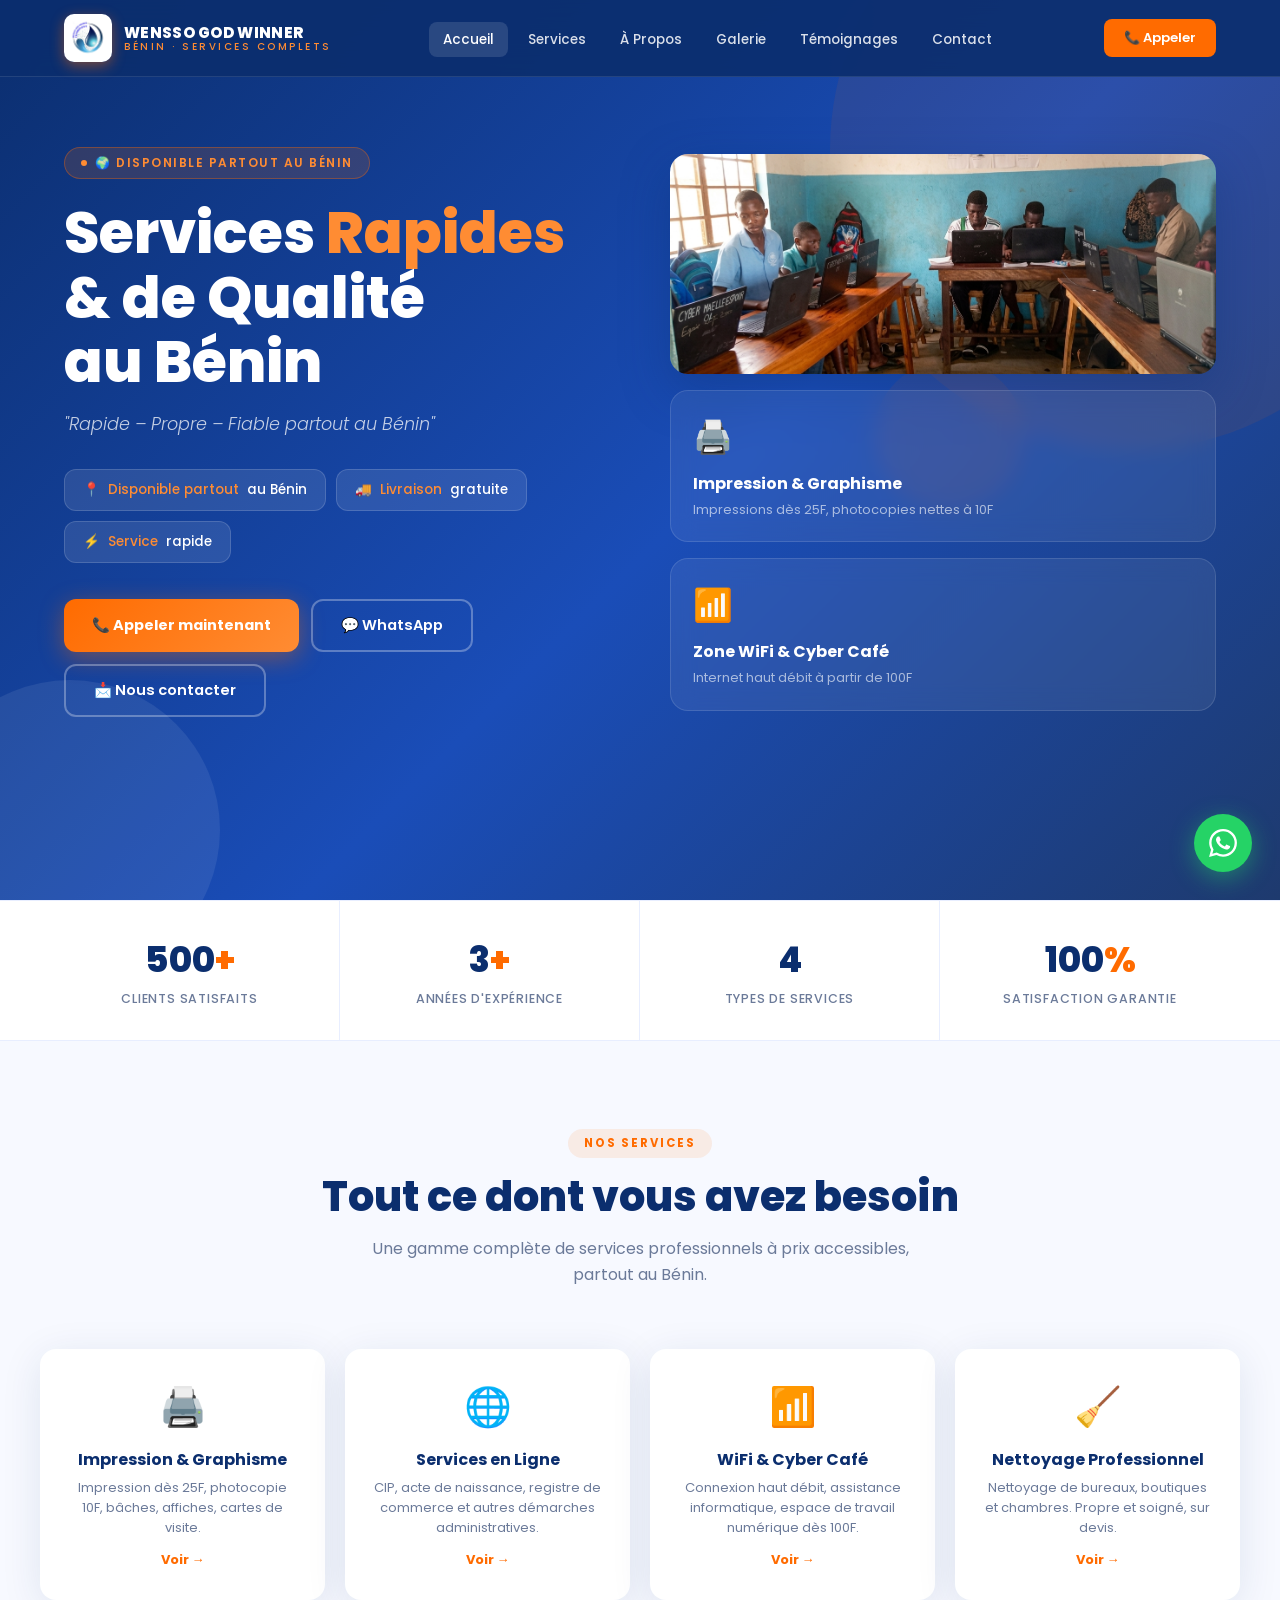
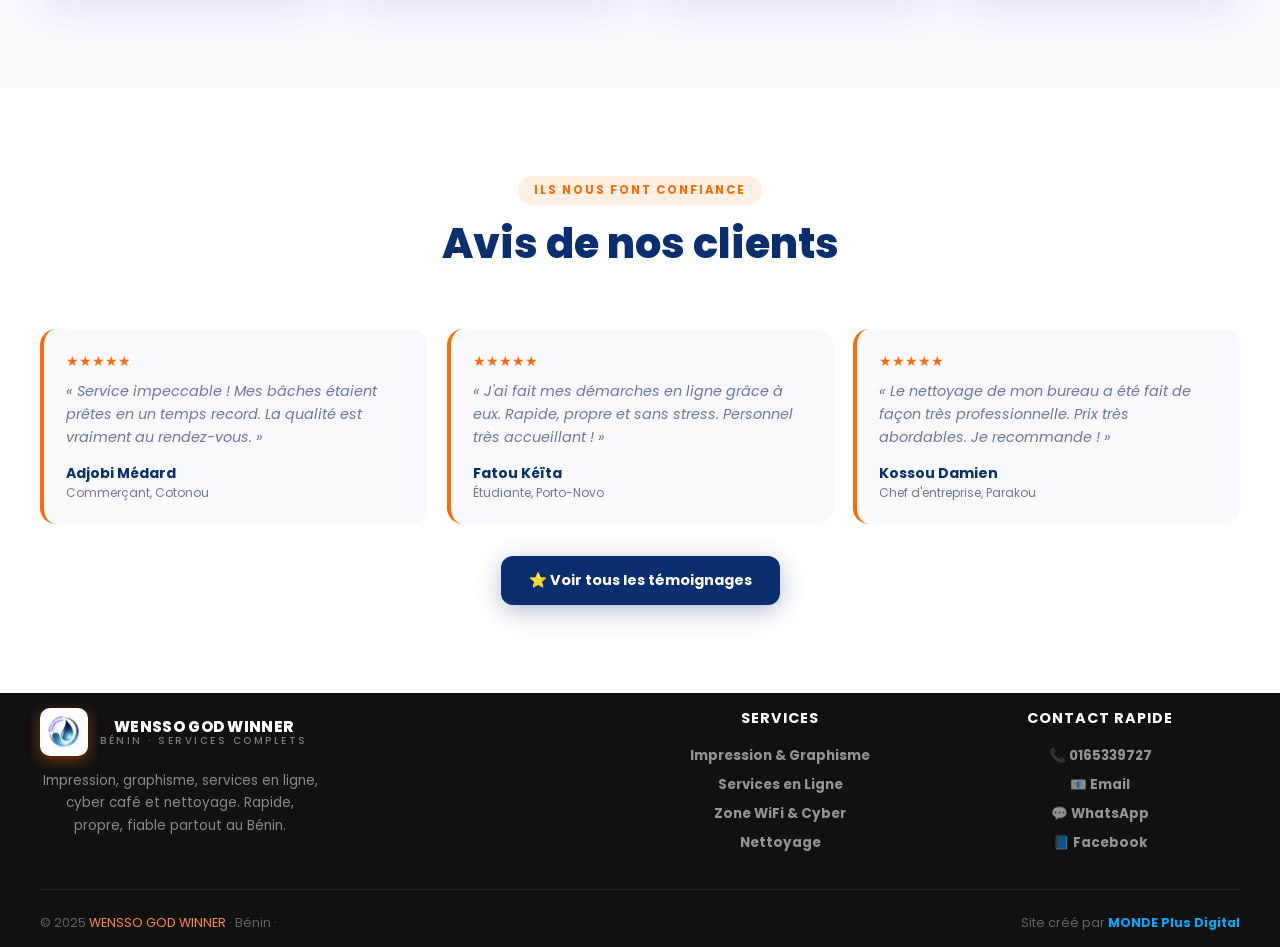
<file: index.html>
<!DOCTYPE html>
<html lang="fr">
<head>
<meta charset="UTF-8">
<meta name="viewport" content="width=device-width, initial-scale=1.0">
<title>WENSSO GOD WINNER – Accueil</title>
<link rel="stylesheet" href="style.css">
<style>
/* ─── HERO ─── */
#accueil{min-height:100vh;background:linear-gradient(135deg,var(--blue) 0%,var(--blue-mid) 55%,#1E3A6E 100%);position:relative;display:flex;align-items:center;overflow:hidden;padding-top:72px}
.hero-shapes{position:absolute;inset:0;pointer-events:none;overflow:hidden}
.hs{position:absolute;border-radius:50%;opacity:.08}
.hs1{width:600px;height:600px;background:var(--orange);top:-150px;right:-150px;animation:pulse 6s ease-in-out infinite}
.hs2{width:300px;height:300px;background:#fff;bottom:-80px;left:-80px;animation:pulse 8s ease-in-out infinite reverse}
.hs3{width:150px;height:150px;background:var(--orange);top:40%;right:20%;animation:pulse 5s ease-in-out infinite 1s}
.hero-grid{max-width:1200px;margin:auto;padding:60px 24px 80px;display:grid;grid-template-columns:1fr 1fr;gap:60px;align-items:center;position:relative;z-index:1}
.hero-badge{display:inline-flex;align-items:center;gap:8px;background:rgba(255,107,0,.15);border:1px solid rgba(255,107,0,.35);color:var(--orange-light);padding:6px 16px;border-radius:20px;font-size:12px;font-weight:600;letter-spacing:1.5px;text-transform:uppercase;margin-bottom:22px;animation:fadeUp .8s ease both}
.hero-badge::before{content:'';width:6px;height:6px;background:var(--orange-light);border-radius:50%;animation:blink 1.5s infinite}
h1{font-family:'Poppins',sans-serif;font-size:clamp(2.2rem,5vw,3.6rem);font-weight:800;color:#fff;line-height:1.12;margin-bottom:16px;animation:fadeUp .8s .1s ease both}
.hero-accent{color:var(--orange-light)}
.hero-slogan{font-size:1.1rem;color:rgba(255,255,255,.75);font-weight:300;margin-bottom:32px;font-style:italic;animation:fadeUp .8s .2s ease both}
.hero-pills{display:flex;flex-wrap:wrap;gap:10px;margin-bottom:36px;animation:fadeUp .8s .3s ease both}
.pill{background:rgba(255,255,255,.1);border:1px solid rgba(255,255,255,.15);color:#fff;padding:10px 18px;border-radius:12px;font-size:13.5px;font-weight:500;display:flex;align-items:center;gap:8px;backdrop-filter:blur(6px)}
.pill em{font-style:normal;color:var(--orange-light)}
.hero-btns{display:flex;flex-wrap:wrap;gap:12px;animation:fadeUp .8s .4s ease both}
.hero-visual{display:flex;flex-direction:column;gap:16px;animation:fadeRight .8s .2s ease both}
.hero-main-img{border-radius:18px;overflow:hidden;box-shadow:0 16px 48px rgba(11,46,110,.35)}
.hero-main-img img{width:100%;height:220px;object-fit:cover;display:block}
.hero-card{background:rgba(255,255,255,.07);border:1px solid rgba(255,255,255,.12);border-radius:18px;padding:22px;backdrop-filter:blur(12px);transition:.25s}
.hero-card:hover{background:rgba(255,255,255,.12);transform:translateX(4px)}
.hc-icon{font-size:2rem;margin-bottom:10px}
.hc-title{font-family:'Poppins',sans-serif;font-weight:700;color:#fff;font-size:1rem;margin-bottom:4px}
.hc-desc{color:rgba(255,255,255,.6);font-size:13px;line-height:1.5}

/* ─── STATS BAR ─── */
.stats-bar{background:var(--white);border-top:1px solid #E8EEFF;border-bottom:1px solid #E8EEFF}
.stats-bar .inner{display:grid;grid-template-columns:repeat(4,1fr);padding:0}
.stat-item{padding:32px 24px;text-align:center;border-right:1px solid #E8EEFF;transition:.25s}
.stat-item:last-child{border-right:none}
.stat-item:hover{background:var(--off-white)}
.stat-num{font-family:'Poppins',sans-serif;font-weight:800;font-size:2.2rem;color:var(--blue);margin-bottom:4px}
.stat-num span{color:var(--orange)}
.stat-label{font-size:12.5px;color:var(--gray);font-weight:500;text-transform:uppercase;letter-spacing:.8px}

/* ─── APERÇU SERVICES ─── */
#apercu{background:var(--off-white)}
.apercu-grid{display:grid;grid-template-columns:repeat(auto-fit,minmax(230px,1fr));gap:20px}
.apercu-card{background:#fff;border-radius:16px;padding:28px;text-align:center;box-shadow:var(--shadow);transition:.3s;text-decoration:none;color:inherit;border:1.5px solid transparent}
.apercu-card:hover{transform:translateY(-6px);border-color:rgba(255,107,0,.25);box-shadow:0 20px 50px rgba(11,46,110,.14)}
.apercu-icon{font-size:2.4rem;margin-bottom:12px;display:block}
.apercu-title{font-family:'Poppins',sans-serif;font-weight:700;color:var(--blue);font-size:1rem;margin-bottom:6px}
.apercu-desc{color:var(--gray);font-size:13px;line-height:1.55}
.apercu-arrow{display:inline-block;margin-top:12px;color:var(--orange);font-weight:700;font-size:13px}

/* ─── MINI TEMOIGNAGES ─── */
#mini-testi{background:var(--white)}
.mini-testi-grid{display:grid;grid-template-columns:repeat(auto-fit,minmax(280px,1fr));gap:20px}
.mini-testi-card{background:var(--off-white);border-radius:16px;padding:22px;border-left:4px solid var(--orange)}
.mt-stars{color:var(--orange);font-size:.9rem;margin-bottom:8px}
.mt-text{color:var(--gray);font-size:.9rem;font-style:italic;line-height:1.6;margin-bottom:14px}
.mt-name{font-weight:700;color:var(--blue);font-size:.88rem}
.mt-role{font-size:12px;color:var(--gray)}
.see-all-btn{display:block;text-align:center;margin-top:32px}

@media(max-width:900px){
  .hero-grid{grid-template-columns:1fr;gap:40px}
  .hero-visual{display:none}
  .stats-bar .inner{grid-template-columns:repeat(2,1fr)}
  .stat-item:nth-child(2){border-right:none}
}
@media(max-width:480px){
  .hero-btns{flex-direction:column}
  .btn-primary,.btn-outline{justify-content:center}
}
</style>
</head>
<body>

<nav>
  <div class="nav-inner">
    <a href="index.html" class="logo-wrap">
      <img src="logo.jpg" alt="WGW Logo" class="logo-mark-img">
      <div class="logo-text">WENSSO GOD WINNER<span>Bénin · Services Complets</span></div>
    </a>
    <ul class="nav-links">
      <li><a href="index.html" class="active">Accueil</a></li>
      <li><a href="services.html">Services</a></li>
      <li><a href="apropos.html">À Propos</a></li>
      <li><a href="galerie.html">Galerie</a></li>
      <li><a href="temoignages.html">Témoignages</a></li>
      <li><a href="contact.html">Contact</a></li>
    </ul>
    <a href="tel:+22965339727" class="nav-cta">📞 Appeler</a>
    <div class="burger" onclick="toggleMenu()"><span></span><span></span><span></span></div>
  </div>
</nav>
<div class="mobile-menu" id="mobileMenu">
  <a href="index.html" onclick="closeMenu()">🏠 Accueil</a>
  <a href="services.html" onclick="closeMenu()">🛠️ Services</a>
  <a href="apropos.html" onclick="closeMenu()">ℹ️ À Propos</a>
  <a href="galerie.html" onclick="closeMenu()">🖼️ Galerie</a>
  <a href="temoignages.html" onclick="closeMenu()">⭐ Témoignages</a>
  <a href="contact.html" onclick="closeMenu()">📩 Contact</a>
  <a href="tel:+22965339727" style="background:var(--orange);margin-top:8px;font-weight:700">📞 Appeler maintenant</a>
  <a href="https://wa.me/22965339727" target="_blank" style="background:#25D366;font-weight:700">💬 WhatsApp</a>
</div>

<!-- HERO -->
<section id="accueil">
  <div class="hero-shapes">
    <div class="hs hs1"></div><div class="hs hs2"></div><div class="hs hs3"></div>
  </div>
  <div class="hero-grid">
    <div>
      <div class="hero-badge">🌍 Disponible partout au Bénin</div>
      <h1>Services <span class="hero-accent">Rapides</span><br>& de Qualité<br>au Bénin</h1>
      <p class="hero-slogan">"Rapide – Propre – Fiable partout au Bénin"</p>
      <div class="hero-pills">
        <div class="pill">📍 <em>Disponible partout</em> au Bénin</div>
        <div class="pill">🚚 <em>Livraison</em> gratuite</div>
        <div class="pill">⚡ <em>Service</em> rapide</div>
      </div>
      <div class="hero-btns">
        <a href="tel:+22965339727" class="btn-primary">📞 Appeler maintenant</a>
        <a href="https://wa.me/22965339727" target="_blank" class="btn-outline">💬 WhatsApp</a>
        <a href="contact.html" class="btn-outline">📩 Nous contacter</a>
      </div>
    </div>
    <div class="hero-visual">
      <div class="hero-main-img">
        <img src="serv_2.png" alt="Services WENSSO GOD WINNER">
      </div>
      <div class="hero-card">
        <div class="hc-icon">🖨️</div>
        <div class="hc-title">Impression & Graphisme</div>
        <div class="hc-desc">Impressions dès 25F, photocopies nettes à 10F</div>
      </div>
      <div class="hero-card">
        <div class="hc-icon">📶</div>
        <div class="hc-title">Zone WiFi & Cyber Café</div>
        <div class="hc-desc">Internet haut débit à partir de 100F</div>
      </div>
    </div>
  </div>
</section>

<!-- STATS -->
<div class="stats-bar">
  <div class="inner">
    <div class="stat-item reveal"><div class="stat-num">500<span>+</span></div><div class="stat-label">Clients satisfaits</div></div>
    <div class="stat-item reveal"><div class="stat-num">3<span>+</span></div><div class="stat-label">Années d'expérience</div></div>
    <div class="stat-item reveal"><div class="stat-num">4</div><div class="stat-label">Types de services</div></div>
    <div class="stat-item reveal"><div class="stat-num">100<span>%</span></div><div class="stat-label">Satisfaction garantie</div></div>
  </div>
</div>

<!-- APERÇU SERVICES -->
<section id="apercu">
  <div class="inner">
    <div class="section-header reveal">
      <div class="section-tag">Nos Services</div>
      <h2 class="section-title">Tout ce dont vous avez besoin</h2>
      <p class="section-sub">Une gamme complète de services professionnels à prix accessibles, partout au Bénin.</p>
    </div>
    <div class="apercu-grid">
      <a href="services.html" class="apercu-card reveal">
        <span class="apercu-icon">🖨️</span>
        <div class="apercu-title">Impression & Graphisme</div>
        <div class="apercu-desc">Impression dès 25F, photocopie 10F, bâches, affiches, cartes de visite.</div>
        <div class="apercu-arrow">Voir →</div>
      </a>
      <a href="services.html" class="apercu-card reveal">
        <span class="apercu-icon">🌐</span>
        <div class="apercu-title">Services en Ligne</div>
        <div class="apercu-desc">CIP, acte de naissance, registre de commerce et autres démarches administratives.</div>
        <div class="apercu-arrow">Voir →</div>
      </a>
      <a href="services.html" class="apercu-card reveal">
        <span class="apercu-icon">📶</span>
        <div class="apercu-title">WiFi & Cyber Café</div>
        <div class="apercu-desc">Connexion haut débit, assistance informatique, espace de travail numérique dès 100F.</div>
        <div class="apercu-arrow">Voir →</div>
      </a>
      <a href="services.html" class="apercu-card reveal">
        <span class="apercu-icon">🧹</span>
        <div class="apercu-title">Nettoyage Professionnel</div>
        <div class="apercu-desc">Nettoyage de bureaux, boutiques et chambres. Propre et soigné, sur devis.</div>
        <div class="apercu-arrow">Voir →</div>
      </a>
    </div>
  </div>
</section>

<!-- MINI TÉMOIGNAGES -->
<section id="mini-testi">
  <div class="inner">
    <div class="section-header reveal">
      <div class="section-tag">Ils nous font confiance</div>
      <h2 class="section-title">Avis de nos clients</h2>
    </div>
    <div class="mini-testi-grid">
      <div class="mini-testi-card reveal">
        <div class="mt-stars">★★★★★</div>
        <p class="mt-text">« Service impeccable ! Mes bâches étaient prêtes en un temps record. La qualité est vraiment au rendez-vous. »</p>
        <div class="mt-name">Adjobi Médard</div>
        <div class="mt-role">Commerçant, Cotonou</div>
      </div>
      <div class="mini-testi-card reveal">
        <div class="mt-stars">★★★★★</div>
        <p class="mt-text">« J'ai fait mes démarches en ligne grâce à eux. Rapide, propre et sans stress. Personnel très accueillant ! »</p>
        <div class="mt-name">Fatou Kéïta</div>
        <div class="mt-role">Étudiante, Porto-Novo</div>
      </div>
      <div class="mini-testi-card reveal">
        <div class="mt-stars">★★★★★</div>
        <p class="mt-text">« Le nettoyage de mon bureau a été fait de façon très professionnelle. Prix très abordables. Je recommande ! »</p>
        <div class="mt-name">Kossou Damien</div>
        <div class="mt-role">Chef d'entreprise, Parakou</div>
      </div>
    </div>
    <div class="see-all-btn">
      <a href="temoignages.html" class="btn-primary" style="background:var(--blue);box-shadow:0 6px 24px rgba(11,46,110,.3)">⭐ Voir tous les témoignages</a>
    </div>
  </div>
</section>

<!-- FOOTER -->
<footer>
  <div class="footer-inner">
    <div>
      <a href="index.html" class="logo-wrap">
        <img src="logo.jpg" alt="WGW Logo" class="logo-mark-img">
        <div class="logo-text" style="color:#fff">WENSSO GOD WINNER<span style="color:rgba(255,255,255,.45)">Bénin · Services Complets</span></div>
      </a>
      <p class="footer-desc">Impression, graphisme, services en ligne, cyber café et nettoyage. Rapide, propre, fiable partout au Bénin.</p>
    </div>
    <div class="footer-col">
      <h4>Services</h4>
      <ul>
        <li><a href="services.html">Impression & Graphisme</a></li>
        <li><a href="services.html">Services en Ligne</a></li>
        <li><a href="services.html">Zone WiFi & Cyber</a></li>
        <li><a href="services.html">Nettoyage</a></li>
      </ul>
    </div>
    <div class="footer-col">
      <h4>Contact Rapide</h4>
      <ul>
        <li><a href="tel:+22965339727">📞 0165339727</a></li>
        <li><a href="mailto:ahononwenceslas@gmail.com">📧 Email</a></li>
        <li><a href="https://wa.me/22965339727" target="_blank">💬 WhatsApp</a></li>
        <li><a href="https://www.facebook.com/profile.php?id=100086452178644" target="_blank">📘 Facebook</a></li>
      </ul>
    </div>
  </div>
  <div class="footer-bottom">
    <p>© 2025 <span>WENSSO GOD WINNER</span> · Bénin · </p>
    <p> Site créé par 
    <a href="https://mondevirgile.github.io/virgile/" target="_blank">
      MONDE Plus Digital
    </a></p>
  </div>
</footer>

<a href="https://wa.me/22965339727" class="wa-float" target="_blank" aria-label="WhatsApp">
  <div class="wa-float-tooltip">Écrire sur WhatsApp</div>
  <svg viewBox="0 0 24 24"><path d="M17.472 14.382c-.297-.149-1.758-.867-2.03-.967-.273-.099-.471-.148-.67.15-.197.297-.767.966-.94 1.164-.173.199-.347.223-.644.075-.297-.15-1.255-.463-2.39-1.475-.883-.788-1.48-1.761-1.653-2.059-.173-.297-.018-.458.13-.606.134-.133.298-.347.446-.52.149-.174.198-.298.298-.497.099-.198.05-.371-.025-.52-.075-.149-.669-1.612-.916-2.207-.242-.579-.487-.5-.669-.51-.173-.008-.371-.01-.57-.01-.198 0-.52.074-.792.372-.272.297-1.04 1.016-1.04 2.479 0 1.462 1.065 2.875 1.213 3.074.149.198 2.096 3.2 5.077 4.487.709.306 1.262.489 1.694.625.712.227 1.36.195 1.871.118.571-.085 1.758-.719 2.006-1.413.248-.694.248-1.289.173-1.413-.074-.124-.272-.198-.57-.347m-5.421 7.403h-.004a9.87 9.87 0 01-5.031-1.378l-.361-.214-3.741.982.998-3.648-.235-.374a9.86 9.86 0 01-1.51-5.26c.001-5.45 4.436-9.884 9.888-9.884 2.64 0 5.122 1.03 6.988 2.898a9.825 9.825 0 012.893 6.994c-.003 5.45-4.437 9.884-9.885 9.884m8.413-18.297A11.815 11.815 0 0012.05 0C5.495 0 .16 5.335.157 11.892c0 2.096.547 4.142 1.588 5.945L.057 24l6.305-1.654a11.882 11.882 0 005.683 1.448h.005c6.554 0 11.89-5.335 11.893-11.893a11.821 11.821 0 00-3.48-8.413z"/></svg>
</a>
<script src="main.js"></script>
</body>
</html>
</file>
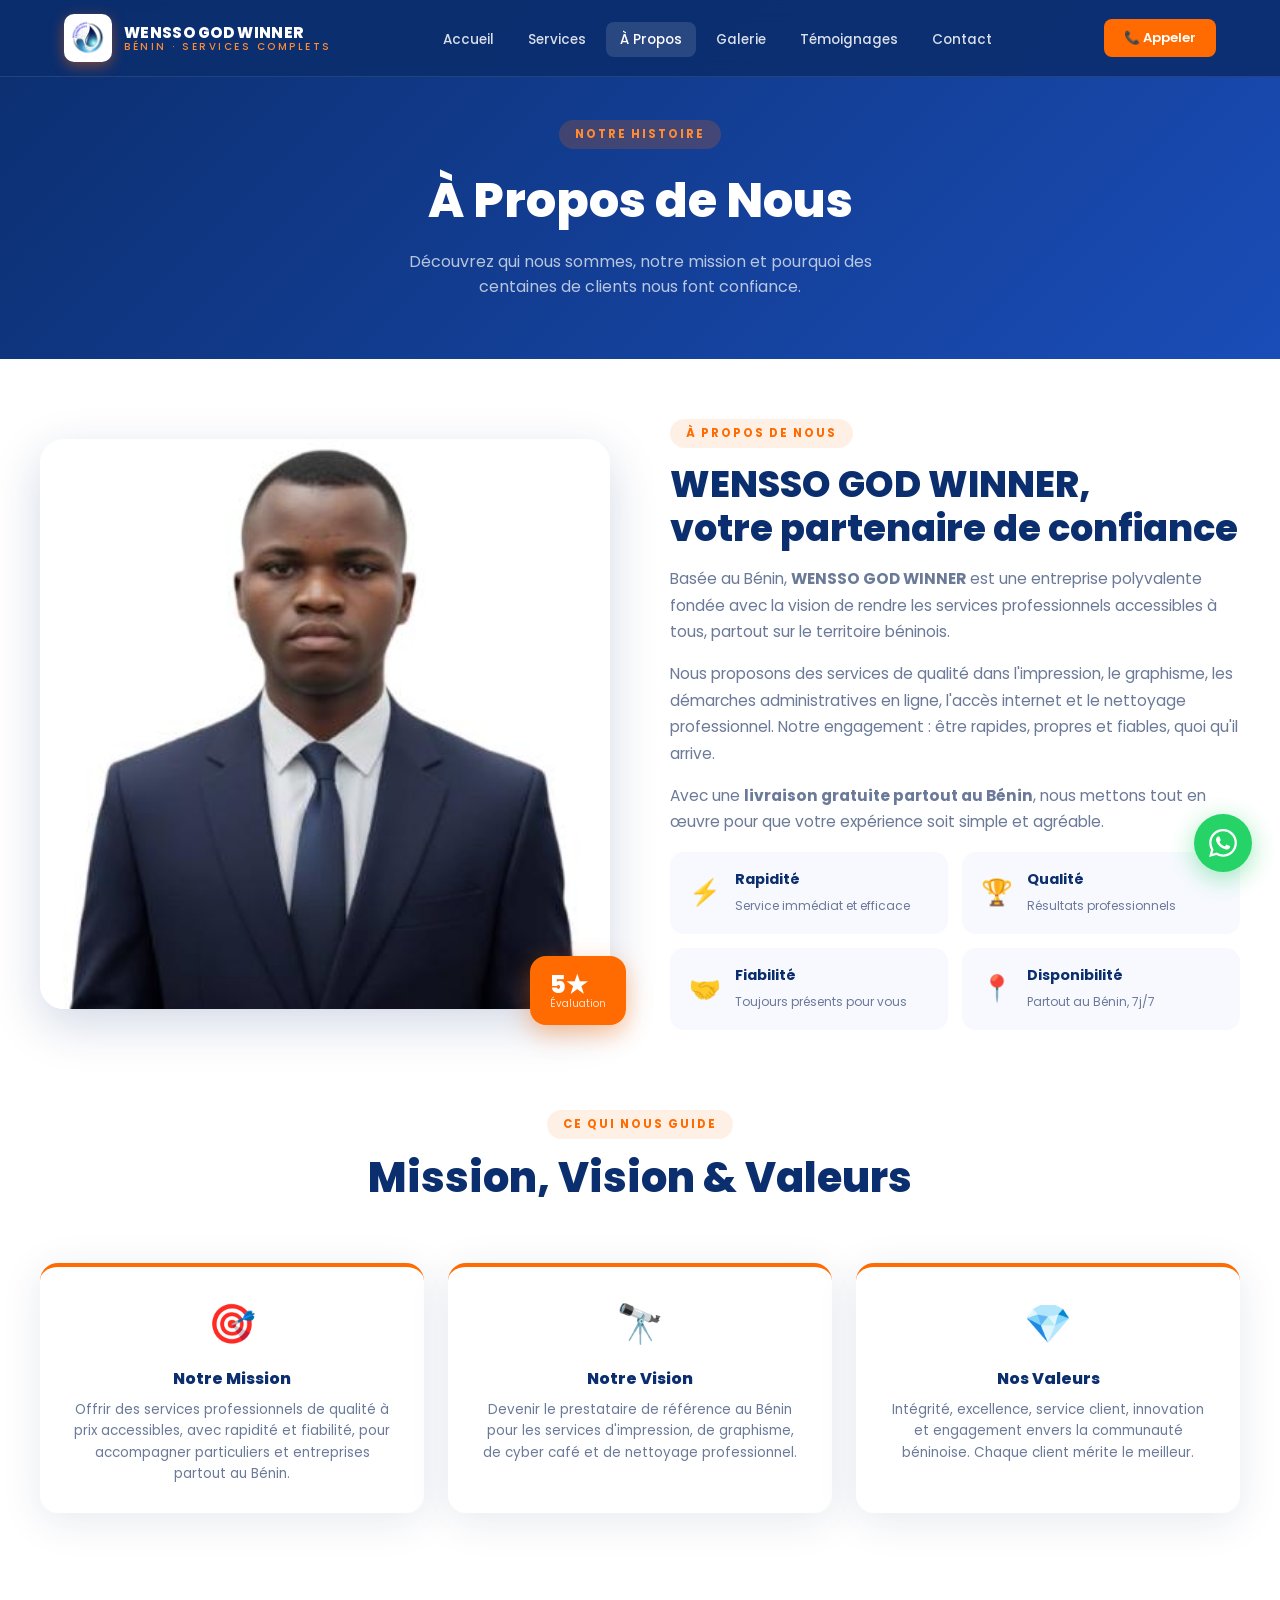
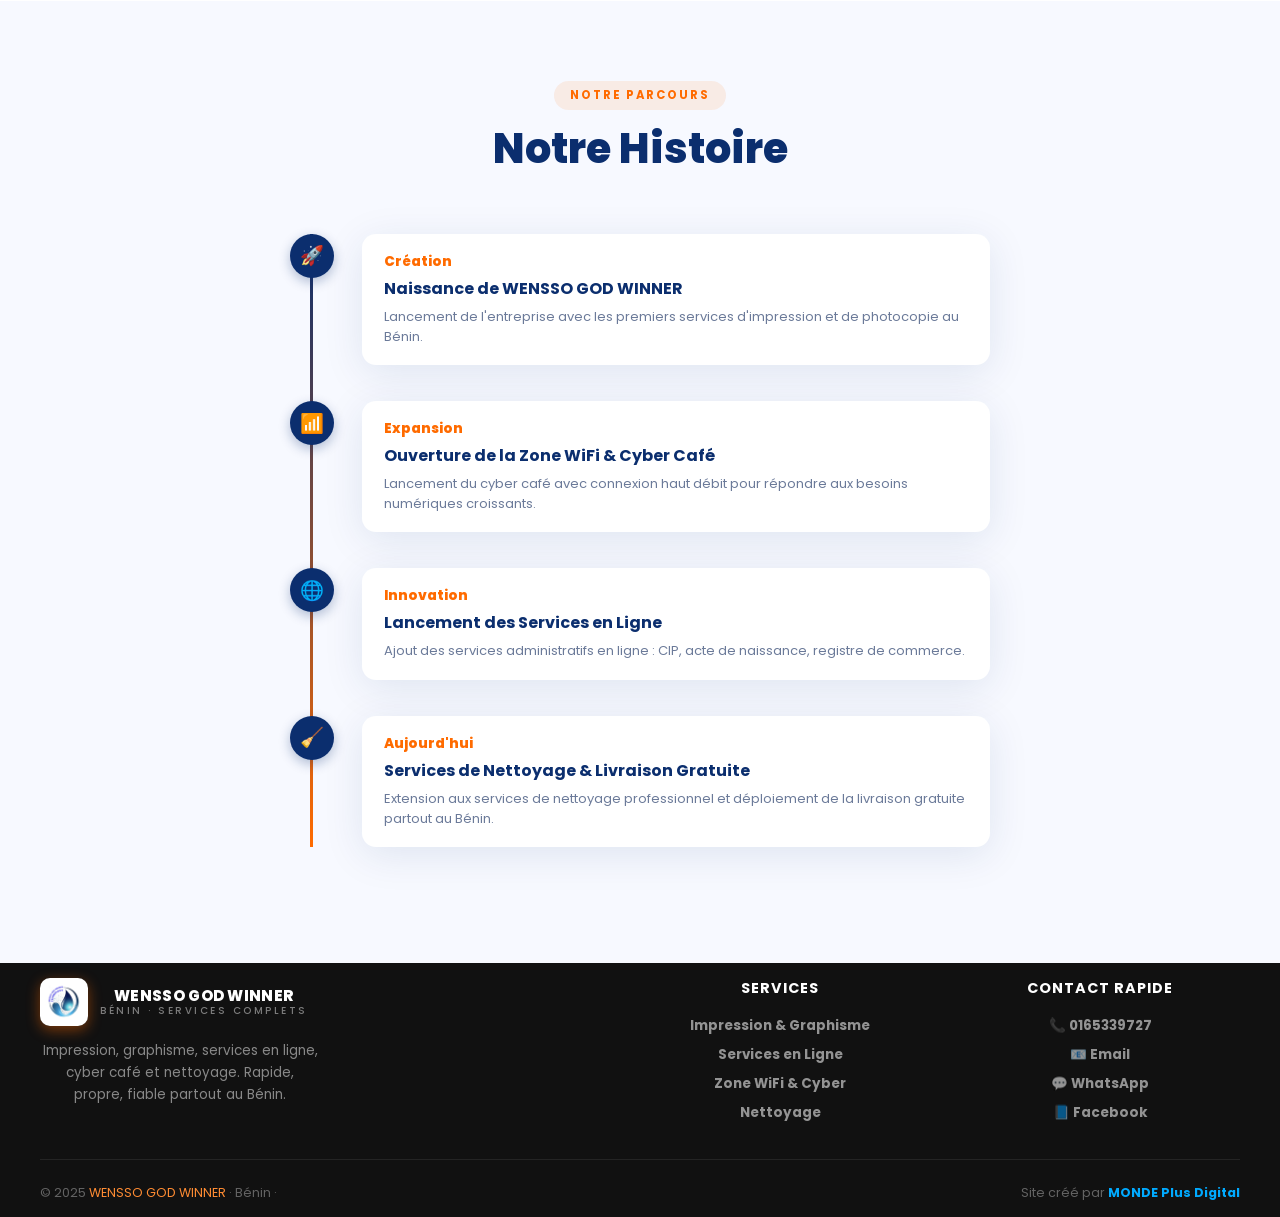
<file: apropos.html>
<!DOCTYPE html>
<html lang="fr">

<head>
  <meta charset="UTF-8">
  <meta name="viewport" content="width=device-width, initial-scale=1.0">
  <title>À Propos – WENSSO GOD WINNER</title>
  <link rel="stylesheet" href="style.css">
  <style>
    #apropos-page {
      background: var(--white);
      padding: 60px 24px 88px
    }

    .about-grid {
      display: grid;
      grid-template-columns: 1fr 1fr;
      gap: 60px;
      align-items: center;
      margin-bottom: 80px
    }

    .about-img-placeholder {
      aspect-ratio: 4/4;
      border-radius: 24px;
      overflow: hidden;
      position: relative;
      box-shadow: 0 16px 48px rgba(11, 46, 110, .18)
    }

    .about-img-placeholder img {
      width: 100%;
      height: 100%;
      object-fit: cover;
      display: block
    }

    .about-badge-float {
      position: absolute;
      bottom: 16px;
      right: 16px;
      background: var(--orange);
      color: #fff;
      padding: 14px 18px;
      border-radius: 14px;
      font-family: 'Poppins', sans-serif;
      font-weight: 800;
      font-size: 1.4rem;
      box-shadow: 0 8px 24px rgba(255, 107, 0, .4);
      line-height: 1.1;
      z-index: 2
    }

    .about-badge-float {
      position: absolute;
      bottom: -16px;
      right: -16px;
      background: var(--orange);
      color: #fff;
      padding: 16px 20px;
      border-radius: 16px;
      font-family: 'Poppins', sans-serif;
      font-weight: 800;
      font-size: 1.5rem;
      box-shadow: 0 8px 24px rgba(255, 107, 0, .4);
      line-height: 1.1
    }

    .about-badge-float small {
      display: block;
      font-size: 10px;
      font-weight: 400;
      opacity: .8
    }

    .about-content h2 {
      font-family: 'Poppins', sans-serif;
      font-weight: 800;
      font-size: clamp(1.7rem, 3.5vw, 2.3rem);
      color: var(--blue);
      line-height: 1.2;
      margin-bottom: 16px
    }

    .about-content p {
      color: var(--gray);
      line-height: 1.7;
      margin-bottom: 16px;
      font-size: .97rem
    }

    .values-grid {
      display: grid;
      grid-template-columns: 1fr 1fr;
      gap: 14px;
      margin-top: 8px
    }

    .value-card {
      background: var(--off-white);
      border-radius: 14px;
      padding: 16px;
      display: flex;
      align-items: center;
      gap: 12px;
      border: 1.5px solid transparent;
      transition: .25s
    }

    .value-card:hover {
      border-color: var(--orange);
      background: #FFF9F5
    }

    .v-icon {
      font-size: 1.6rem;
      min-width: 36px;
      text-align: center
    }

    .v-text strong {
      display: block;
      font-family: 'Poppins', sans-serif;
      font-weight: 700;
      font-size: .9rem;
      color: var(--blue);
      margin-bottom: 2px
    }

    .v-text span {
      font-size: 12px;
      color: var(--gray)
    }

    /* Timeline */
    #histoire {
      background: var(--off-white);
      padding: 80px 24px
    }

    .timeline {
      max-width: 700px;
      margin: 0 auto;
      position: relative
    }

    .timeline::before {
      content: '';
      position: absolute;
      left: 20px;
      top: 0;
      bottom: 0;
      width: 3px;
      background: linear-gradient(180deg, var(--blue), var(--orange))
    }

    .tl-item {
      display: flex;
      gap: 28px;
      margin-bottom: 36px;
      position: relative
    }

    .tl-dot {
      width: 44px;
      height: 44px;
      min-width: 44px;
      border-radius: 50%;
      background: var(--blue);
      display: flex;
      align-items: center;
      justify-content: center;
      font-size: 1.2rem;
      box-shadow: 0 4px 12px rgba(11, 46, 110, .3);
      position: relative;
      z-index: 1
    }

    .tl-content {
      background: #fff;
      border-radius: 14px;
      padding: 18px 22px;
      box-shadow: var(--shadow);
      flex: 1
    }

    .tl-year {
      font-family: 'Poppins', sans-serif;
      font-weight: 800;
      color: var(--orange);
      font-size: .85rem;
      margin-bottom: 4px
    }

    .tl-title {
      font-family: 'Poppins', sans-serif;
      font-weight: 700;
      color: var(--blue);
      font-size: 1rem;
      margin-bottom: 6px
    }

    .tl-desc {
      color: var(--gray);
      font-size: 13px;
      line-height: 1.55
    }

    /* Mission/Vision */
    .mv-grid {
      display: grid;
      grid-template-columns: 1fr 1fr 1fr;
      gap: 24px;
      margin-top: 16px
    }

    .mv-card {
      background: #fff;
      border-radius: 18px;
      padding: 28px;
      text-align: center;
      box-shadow: var(--shadow);
      border-top: 4px solid var(--orange)
    }

    .mv-icon {
      font-size: 2.4rem;
      margin-bottom: 14px
    }

    .mv-title {
      font-family: 'Poppins', sans-serif;
      font-weight: 800;
      color: var(--blue);
      font-size: 1rem;
      margin-bottom: 8px
    }

    .mv-desc {
      color: var(--gray);
      font-size: 13.5px;
      line-height: 1.6
    }

    @media(max-width:900px) {
      .about-grid {
        grid-template-columns: 1fr;
        gap: 32px
      }

      .values-grid {
        grid-template-columns: 1fr
      }

      .mv-grid {
        grid-template-columns: 1fr
      }
    }
  </style>
</head>

<body>

  <nav>
    <div class="nav-inner">
      <a href="index.html" class="logo-wrap">
        <img src="logo.jpg" alt="WGW Logo" class="logo-mark-img">
        <div class="logo-text">WENSSO GOD WINNER<span>Bénin · Services Complets</span></div>
      </a>
      <ul class="nav-links">
        <li><a href="index.html">Accueil</a></li>
        <li><a href="services.html">Services</a></li>
        <li><a href="apropos.html" class="active">À Propos</a></li>
        <li><a href="galerie.html">Galerie</a></li>
        <li><a href="temoignages.html">Témoignages</a></li>
        <li><a href="contact.html">Contact</a></li>
      </ul>
      <a href="tel:+22965339727" class="nav-cta">📞 Appeler</a>
      <div class="burger" onclick="toggleMenu()"><span></span><span></span><span></span></div>
    </div>
  </nav>
  <div class="mobile-menu" id="mobileMenu">
    <a href="index.html" onclick="closeMenu()">🏠 Accueil</a>
    <a href="services.html" onclick="closeMenu()">🛠️ Services</a>
    <a href="apropos.html" onclick="closeMenu()">ℹ️ À Propos</a>
    <a href="galerie.html" onclick="closeMenu()">🖼️ Galerie</a>
    <a href="temoignages.html" onclick="closeMenu()">⭐ Témoignages</a>
    <a href="contact.html" onclick="closeMenu()">📩 Contact</a>
    <a href="tel:+22965339727" style="background:var(--orange);margin-top:8px;font-weight:700">📞 Appeler</a>
    <a href="https://wa.me/22965339727" target="_blank" style="background:#25D366;font-weight:700">💬 WhatsApp</a>
  </div>

  <div class="page-hero">
    <div class="section-tag">Notre Histoire</div>
    <h1>À Propos de Nous</h1>
    <p>Découvrez qui nous sommes, notre mission et pourquoi des centaines de clients nous font confiance.</p>
  </div>

  <section id="apropos-page">
    <div class="inner">
      <div class="about-grid">
        <div style="position:relative" class="reveal">
          <div class="about-img-placeholder">
            <img src="photo_pro.jpg" alt="WENSSO GOD WINNER – Photo professionnelle">
          </div>
          <div class="about-badge-float">5★<small>Évaluation</small></div>
        </div>
        <div class="about-content reveal">
          <div class="section-tag">À Propos de Nous</div>
          <h2>WENSSO GOD WINNER,<br>votre partenaire de confiance</h2>
          <p>Basée au Bénin, <strong>WENSSO GOD WINNER</strong> est une entreprise polyvalente fondée avec la vision de
            rendre les services professionnels accessibles à tous, partout sur le territoire béninois.</p>
          <p>Nous proposons des services de qualité dans l'impression, le graphisme, les démarches administratives en
            ligne, l'accès internet et le nettoyage professionnel. Notre engagement : être rapides, propres et fiables,
            quoi qu'il arrive.</p>
          <p>Avec une <strong>livraison gratuite partout au Bénin</strong>, nous mettons tout en œuvre pour que votre
            expérience soit simple et agréable.</p>
          <div class="values-grid">
            <div class="value-card">
              <div class="v-icon">⚡</div>
              <div class="v-text"><strong>Rapidité</strong><span>Service immédiat et efficace</span></div>
            </div>
            <div class="value-card">
              <div class="v-icon">🏆</div>
              <div class="v-text"><strong>Qualité</strong><span>Résultats professionnels</span></div>
            </div>
            <div class="value-card">
              <div class="v-icon">🤝</div>
              <div class="v-text"><strong>Fiabilité</strong><span>Toujours présents pour vous</span></div>
            </div>
            <div class="value-card">
              <div class="v-icon">📍</div>
              <div class="v-text"><strong>Disponibilité</strong><span>Partout au Bénin, 7j/7</span></div>
            </div>
          </div>
        </div>
      </div>

      <!-- Mission Vision Valeurs -->
      <div class="section-header reveal">
        <div class="section-tag">Ce qui nous guide</div>
        <h2 class="section-title">Mission, Vision & Valeurs</h2>
      </div>
      <div class="mv-grid">
        <div class="mv-card reveal">
          <div class="mv-icon">🎯</div>
          <div class="mv-title">Notre Mission</div>
          <div class="mv-desc">Offrir des services professionnels de qualité à prix accessibles, avec rapidité et
            fiabilité, pour accompagner particuliers et entreprises partout au Bénin.</div>
        </div>
        <div class="mv-card reveal">
          <div class="mv-icon">🔭</div>
          <div class="mv-title">Notre Vision</div>
          <div class="mv-desc">Devenir le prestataire de référence au Bénin pour les services d'impression, de
            graphisme, de cyber café et de nettoyage professionnel.</div>
        </div>
        <div class="mv-card reveal">
          <div class="mv-icon">💎</div>
          <div class="mv-title">Nos Valeurs</div>
          <div class="mv-desc">Intégrité, excellence, service client, innovation et engagement envers la communauté
            béninoise. Chaque client mérite le meilleur.</div>
        </div>
      </div>
    </div>
  </section>

  <!-- Timeline -->
  <section id="histoire">
    <div class="inner">
      <div class="section-header reveal">
        <div class="section-tag">Notre Parcours</div>
        <h2 class="section-title">Notre Histoire</h2>
      </div>
      <div class="timeline">
        <div class="tl-item reveal">
          <div class="tl-dot">🚀</div>
          <div class="tl-content">
            <div class="tl-year">Création</div>
            <div class="tl-title">Naissance de WENSSO GOD WINNER</div>
            <div class="tl-desc">Lancement de l'entreprise avec les premiers services d'impression et de photocopie au
              Bénin.</div>
          </div>
        </div>
        <div class="tl-item reveal">
          <div class="tl-dot">📶</div>
          <div class="tl-content">
            <div class="tl-year">Expansion</div>
            <div class="tl-title">Ouverture de la Zone WiFi & Cyber Café</div>
            <div class="tl-desc">Lancement du cyber café avec connexion haut débit pour répondre aux besoins numériques
              croissants.</div>
          </div>
        </div>
        <div class="tl-item reveal">
          <div class="tl-dot">🌐</div>
          <div class="tl-content">
            <div class="tl-year">Innovation</div>
            <div class="tl-title">Lancement des Services en Ligne</div>
            <div class="tl-desc">Ajout des services administratifs en ligne : CIP, acte de naissance, registre de
              commerce.</div>
          </div>
        </div>
        <div class="tl-item reveal">
          <div class="tl-dot">🧹</div>
          <div class="tl-content">
            <div class="tl-year">Aujourd'hui</div>
            <div class="tl-title">Services de Nettoyage & Livraison Gratuite</div>
            <div class="tl-desc">Extension aux services de nettoyage professionnel et déploiement de la livraison
              gratuite partout au Bénin.</div>
          </div>
        </div>
      </div>
    </div>
  </section>

  <footer>
    <div class="footer-inner">
      <div>
        <a href="index.html" class="logo-wrap">
          <img src="logo.jpg" alt="WGW Logo" class="logo-mark-img">
          <div class="logo-text" style="color:#fff">WENSSO GOD WINNER<span style="color:rgba(255,255,255,.45)">Bénin ·
              Services Complets</span></div>
        </a>
        <p class="footer-desc">Impression, graphisme, services en ligne, cyber café et nettoyage. Rapide, propre, fiable
          partout au Bénin.</p>
      </div>
      <div class="footer-col">
        <h4>Services</h4>
        <ul>
          <li><a href="services.html">Impression & Graphisme</a></li>
          <li><a href="services.html">Services en Ligne</a></li>
          <li><a href="services.html">Zone WiFi & Cyber</a></li>
          <li><a href="services.html">Nettoyage</a></li>
        </ul>
      </div>
      <div class="footer-col">
        <h4>Contact Rapide</h4>
        <ul>
          <li><a href="tel:+22965339727">📞 0165339727</a></li>
          <li><a href="mailto:ahononwenceslas@gmail.com">📧 Email</a></li>
          <li><a href="https://wa.me/22965339727" target="_blank">💬 WhatsApp</a></li>
          <li><a href="https://www.facebook.com/profile.php?id=100086452178644" target="_blank">📘 Facebook</a></li>
        </ul>
      </div>
    </div>
    <div class="footer-bottom">
     <p>© 2025 <span>WENSSO GOD WINNER</span> · Bénin · </p>
    <p> Site créé par 
    <a href="https://mondevirgile.github.io/virgile/" target="_blank">
      MONDE Plus Digital
    </a></p>
    </div>
  </footer>

  <a href="https://wa.me/22965339727" class="wa-float" target="_blank" aria-label="WhatsApp">
    <div class="wa-float-tooltip">Écrire sur WhatsApp</div>
    <svg viewBox="0 0 24 24">
      <path
        d="M17.472 14.382c-.297-.149-1.758-.867-2.03-.967-.273-.099-.471-.148-.67.15-.197.297-.767.966-.94 1.164-.173.199-.347.223-.644.075-.297-.15-1.255-.463-2.39-1.475-.883-.788-1.48-1.761-1.653-2.059-.173-.297-.018-.458.13-.606.134-.133.298-.347.446-.52.149-.174.198-.298.298-.497.099-.198.05-.371-.025-.52-.075-.149-.669-1.612-.916-2.207-.242-.579-.487-.5-.669-.51-.173-.008-.371-.01-.57-.01-.198 0-.52.074-.792.372-.272.297-1.04 1.016-1.04 2.479 0 1.462 1.065 2.875 1.213 3.074.149.198 2.096 3.2 5.077 4.487.709.306 1.262.489 1.694.625.712.227 1.36.195 1.871.118.571-.085 1.758-.719 2.006-1.413.248-.694.248-1.289.173-1.413-.074-.124-.272-.198-.57-.347m-5.421 7.403h-.004a9.87 9.87 0 01-5.031-1.378l-.361-.214-3.741.982.998-3.648-.235-.374a9.86 9.86 0 01-1.51-5.26c.001-5.45 4.436-9.884 9.888-9.884 2.64 0 5.122 1.03 6.988 2.898a9.825 9.825 0 012.893 6.994c-.003 5.45-4.437 9.884-9.885 9.884m8.413-18.297A11.815 11.815 0 0012.05 0C5.495 0 .16 5.335.157 11.892c0 2.096.547 4.142 1.588 5.945L.057 24l6.305-1.654a11.882 11.882 0 005.683 1.448h.005c6.554 0 11.89-5.335 11.893-11.893a11.821 11.821 0 00-3.48-8.413z" />
    </svg>
  </a>
  <script src="main.js"></script>
</body>

</html>
</file>
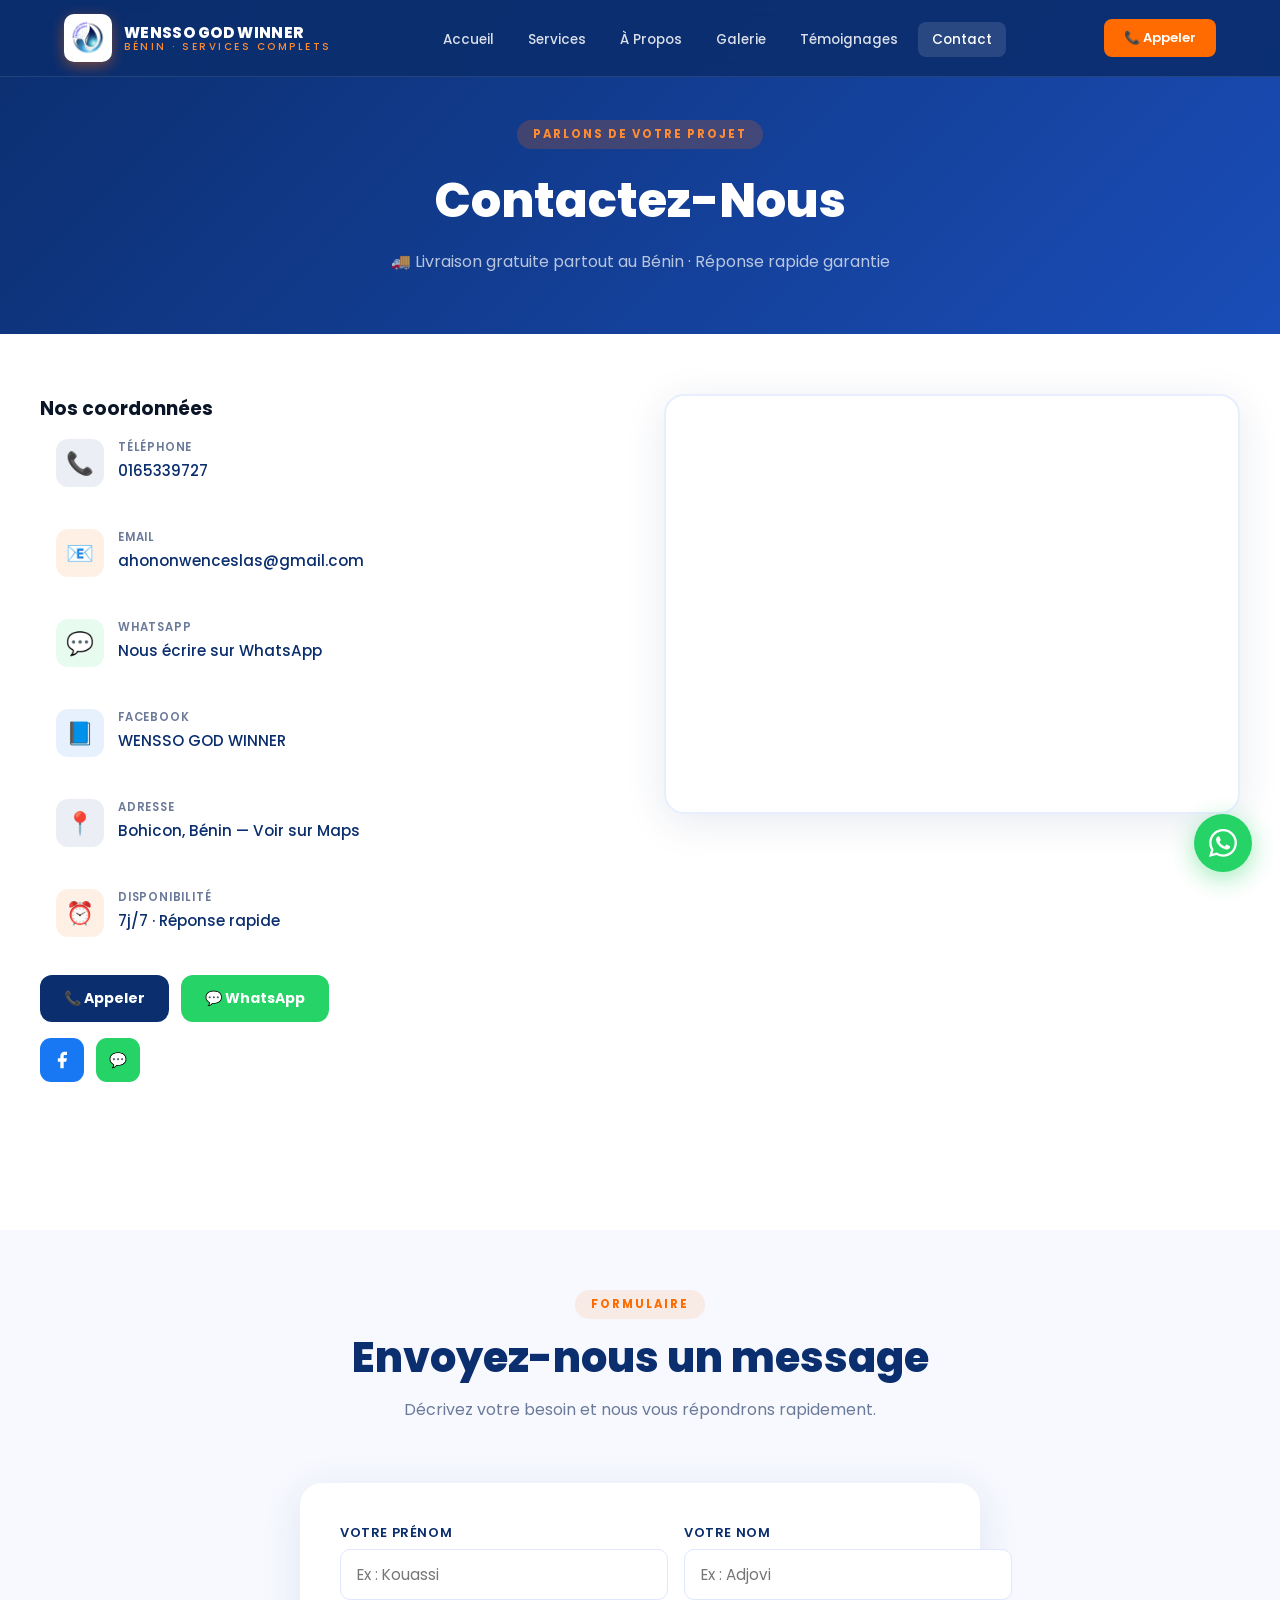
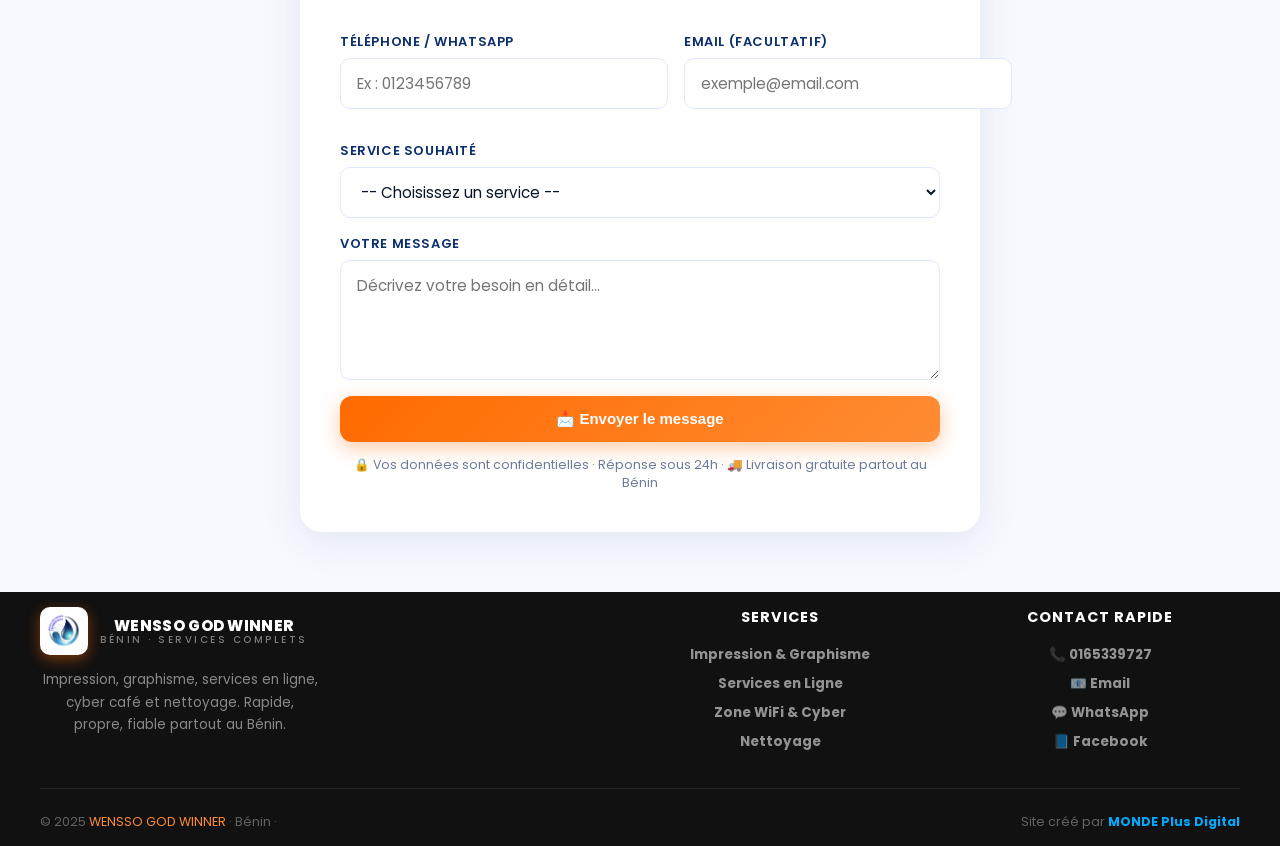
<file: contact.html>
<!DOCTYPE html>
<html lang="fr">
<head>
<meta charset="UTF-8">
<meta name="viewport" content="width=device-width, initial-scale=1.0">
<title>Contact – WENSSO GOD WINNER</title>
<link rel="stylesheet" href="style.css">
<style>
#contact-page{background:var(--white);padding:60px 24px 88px}
.contact-grid{display:grid;grid-template-columns:1fr 1fr;gap:48px;align-items:start;margin-bottom:60px}
.contact-info h3{font-family:'Poppins',sans-serif;font-weight:700;font-size:1.5rem;color:var(--blue);margin-bottom:24px}
.contact-item{display:flex;align-items:flex-start;gap:14px;padding:16px;border-radius:14px;margin-bottom:10px;transition:.25s;text-decoration:none;color:inherit}
.contact-item:hover{background:var(--off-white)}
.ci-icon{width:48px;height:48px;min-width:48px;border-radius:12px;display:flex;align-items:center;justify-content:center;font-size:1.4rem}
.ci-icon.blue{background:rgba(11,46,110,.08)}
.ci-icon.orange{background:rgba(255,107,0,.1)}
.ci-icon.green{background:rgba(37,211,102,.1)}
.ci-icon.fb{background:rgba(24,119,242,.1)}
.ci-label{font-size:11.5px;font-weight:600;color:var(--gray);letter-spacing:.8px;text-transform:uppercase;margin-bottom:3px}
.ci-value{font-size:.95rem;font-weight:500;color:var(--blue)}
.map-container{border-radius:20px;overflow:hidden;box-shadow:var(--shadow);border:2px solid #E8EEFF;height:420px;position:relative}
.map-placeholder{width:100%;height:100%;background:linear-gradient(135deg,#EEF2FF,#DBEAFE);display:flex;flex-direction:column;align-items:center;justify-content:center;gap:10px}
.map-placeholder a{text-decoration:none;display:flex;flex-direction:column;align-items:center;gap:6px;color:var(--blue);font-weight:600;font-size:.95rem}
.map-placeholder span.pin{font-size:3rem;animation:bounce 1.5s infinite}
@keyframes bounce{0%,100%{transform:translateY(0)}50%{transform:translateY(-8px)}}
.contact-cta-row{display:flex;gap:12px;flex-wrap:wrap;margin-top:22px}
.social-row{display:flex;gap:12px;margin-top:16px}
.social-btn{width:44px;height:44px;border-radius:11px;display:flex;align-items:center;justify-content:center;text-decoration:none;font-size:1.1rem;transition:.25s}
.social-btn.fb{background:#1877F2;color:#fff}
.social-btn.wa{background:#25D366;color:#fff;font-size:.9rem}
.social-btn:hover{transform:scale(1.1)}

/* Form */
.contact-form-section{background:var(--off-white);padding:60px 24px}
.form-box{background:#fff;border-radius:22px;padding:40px;box-shadow:var(--shadow);max-width:680px;margin:0 auto}
.form-row{display:grid;grid-template-columns:1fr 1fr;gap:16px;margin-bottom:16px}
.form-group{display:flex;flex-direction:column;gap:6px;margin-bottom:16px}
.form-group label{font-size:13px;font-weight:600;color:var(--blue);text-transform:uppercase;letter-spacing:.6px}
.form-group input,.form-group textarea,.form-group select{padding:13px 16px;border:1.5px solid #E0E7FF;border-radius:10px;font-family:'Poppins',sans-serif;font-size:.95rem;color:var(--dark);transition:.2s;background:#fff}
.form-group input:focus,.form-group textarea:focus,.form-group select:focus{outline:none;border-color:var(--blue-light);box-shadow:0 0 0 3px rgba(46,111,217,.1)}
.form-group textarea{resize:vertical;min-height:120px}
.form-submit{background:linear-gradient(135deg,var(--orange),var(--orange-light));color:#fff;padding:14px 32px;border:none;border-radius:12px;font-weight:700;font-size:15px;cursor:pointer;width:100%;display:flex;align-items:center;justify-content:center;gap:8px;transition:.25s;box-shadow:0 6px 20px rgba(255,107,0,.35)}
.form-submit:hover{transform:translateY(-2px);box-shadow:0 10px 28px rgba(255,107,0,.45)}
.form-note{text-align:center;margin-top:14px;font-size:12.5px;color:var(--gray)}

@media(max-width:900px){
  .contact-grid{grid-template-columns:1fr;gap:32px}
  .form-row{grid-template-columns:1fr}
}
@media(max-width:480px){
  .contact-cta-row{flex-direction:column}
  .form-box{padding:24px 16px}
}
</style>
</head>
<body>

<nav>
  <div class="nav-inner">
    <a href="index.html" class="logo-wrap">
      <img src="logo.jpg" alt="WGW Logo" class="logo-mark-img">
      <div class="logo-text">WENSSO GOD WINNER<span>Bénin · Services Complets</span></div>
    </a>
    <ul class="nav-links">
      <li><a href="index.html">Accueil</a></li>
      <li><a href="services.html">Services</a></li>
      <li><a href="apropos.html">À Propos</a></li>
      <li><a href="galerie.html">Galerie</a></li>
      <li><a href="temoignages.html">Témoignages</a></li>
      <li><a href="contact.html" class="active">Contact</a></li>
    </ul>
    <a href="tel:+22965339727" class="nav-cta">📞 Appeler</a>
    <div class="burger" onclick="toggleMenu()"><span></span><span></span><span></span></div>
  </div>
</nav>
<div class="mobile-menu" id="mobileMenu">
  <a href="index.html" onclick="closeMenu()">🏠 Accueil</a>
  <a href="services.html" onclick="closeMenu()">🛠️ Services</a>
  <a href="apropos.html" onclick="closeMenu()">ℹ️ À Propos</a>
  <a href="galerie.html" onclick="closeMenu()">🖼️ Galerie</a>
  <a href="temoignages.html" onclick="closeMenu()">⭐ Témoignages</a>
  <a href="contact.html" onclick="closeMenu()">📩 Contact</a>
  <a href="tel:+22965339727" style="background:var(--orange);margin-top:8px;font-weight:700">📞 Appeler</a>
  <a href="https://wa.me/22965339727" target="_blank" style="background:#25D366;font-weight:700">💬 WhatsApp</a>
</div>

<div class="page-hero">
  <div class="section-tag">Parlons de votre projet</div>
  <h1>Contactez-Nous</h1>
  <p>🚚 Livraison gratuite partout au Bénin · Réponse rapide garantie</p>
</div>

<section id="contact-page">
  <div class="inner">
    <div class="contact-grid">
      <div class="reveal">
        <h3>Nos coordonnées</h3>
        <a href="tel:+22965339727" class="contact-item">
          <div class="ci-icon blue">📞</div>
          <div><div class="ci-label">Téléphone</div><div class="ci-value">0165339727</div></div>
        </a>
        <a href="mailto:ahononwenceslas@gmail.com" class="contact-item">
          <div class="ci-icon orange">📧</div>
          <div><div class="ci-label">Email</div><div class="ci-value">ahononwenceslas@gmail.com</div></div>
        </a>
        <a href="https://wa.me/22965339727" target="_blank" class="contact-item">
          <div class="ci-icon green">💬</div>
          <div><div class="ci-label">WhatsApp</div><div class="ci-value">Nous écrire sur WhatsApp</div></div>
        </a>
        <a href="https://www.facebook.com/profile.php?id=100086452178644" target="_blank" class="contact-item">
          <div class="ci-icon fb">📘</div>
          <div><div class="ci-label">Facebook</div><div class="ci-value">WENSSO GOD WINNER</div></div>
        </a>
        <div class="contact-item" style="cursor:default">
          <div class="ci-icon blue">📍</div>
          <div><div class="ci-label">Adresse</div><div class="ci-value"><a href="https://maps.app.goo.gl/HQcLNQxFM9LfY7s8A" target="_blank" style="color:var(--blue);text-decoration:none">Bohicon, Bénin — Voir sur Maps</a></div></div>
        </div>
        <div class="contact-item" style="cursor:default">
          <div class="ci-icon orange">⏰</div>
          <div><div class="ci-label">Disponibilité</div><div class="ci-value">7j/7 · Réponse rapide</div></div>
        </div>
        <div class="contact-cta-row">
          <a href="tel:+22965339727" class="btn-call">📞 Appeler</a>
          <a href="https://wa.me/22965339727" target="_blank" class="btn-wa">💬 WhatsApp</a>
        </div>
        <div class="social-row">
          <a href="https://www.facebook.com/profile.php?id=100086452178644" target="_blank" class="social-btn fb" title="Facebook">
            <svg width="20" height="20" viewBox="0 0 24 24" fill="white"><path d="M18 2h-3a5 5 0 00-5 5v3H7v4h3v8h4v-8h3l1-4h-4V7a1 1 0 011-1h3z"/></svg>
          </a>
          <a href="https://wa.me/22965339727" target="_blank" class="social-btn wa" title="WhatsApp">💬</a>
        </div>
      </div>

      <div class="map-container reveal">
        <iframe
          src="https://www.google.com/maps/embed?pb=!1m18!1m12!1m3!1d3963.0!2d2.0697!3d7.1796!2m3!1f0!2f0!3f0!3m2!1i1024!2i768!4f13.1!3m3!1m2!1s0x10251914f0aba4d9%3A0xcdf51f1888d03e3f!2sWENSSO%20GOD%20WINNER!5e0!3m2!1sfr!2sbj!4v1620000000000"
          width="100%" height="100%" style="border:0;display:block"
          allowfullscreen="" loading="lazy" referrerpolicy="no-referrer-when-downgrade"
          title="Localisation WENSSO GOD WINNER – Bohicon, Bénin">
        </iframe>
      </div>
    </div>
  </div>
</section>
<!-- FORMULAIRE DE CONTACT -->
<section class="contact-form-section">
  <div class="inner">

    <div class="section-header reveal">
      <div class="section-tag">Formulaire</div>

      <h2 class="section-title">
        Envoyez-nous un message
      </h2>

      <p class="section-sub">
        Décrivez votre besoin et nous vous répondrons rapidement.
      </p>
    </div>

    <div class="form-box reveal">

      <form action="https://api.staticforms.dev/submit" method="POST" onsubmit="handleFormSubmit(event)">

        <!-- CLÉ API -->
        <input 
          type="hidden" 
          name="apiKey"
          value="sf_6ea1dd35bf86ec52e70bf701"
        >

        <!-- EMAIL DE RÉCEPTION -->
        <input 
          type="hidden"
          name="replyTo"
          value="ahononwenceslas@gmail.com"
        >

        <!-- Redirection -->
        <input 
          type="hidden" 
          name="redirectTo"
          value="contact.html"
        >

        <!-- Sujet du mail -->
        <input
          type="hidden"
          name="subject"
          value="Nouveau message depuis le site"
        >

        <div class="form-row">

          <div class="form-group">
            <label>Votre prénom</label>

            <input 
              type="text"
              name="prenom"
              placeholder="Ex : Kouassi"
              required
            >
          </div>

          <div class="form-group">
            <label>Votre nom</label>

            <input 
              type="text"
              name="nom"
              placeholder="Ex : Adjovi"
              required
            >
          </div>

        </div>

        <div class="form-row">

          <div class="form-group">
            <label>Téléphone / WhatsApp</label>

            <input 
              type="tel"
              name="telephone"
              placeholder="Ex : 0123456789"
              required
            >
          </div>

          <div class="form-group">
            <label>Email (facultatif)</label>

            <input 
              type="email"
              name="email"
              placeholder="exemple@email.com"
            >
          </div>

        </div>

        <div class="form-group">

          <label>Service souhaité</label>

          <select name="service" required>

            <option value="">
              -- Choisissez un service --
            </option>

            <option>
              Impression & Photocopie
            </option>

            <option>
              Bâche publicitaire
            </option>

            <option>
              Affiche / Carte de visite
            </option>

            <option>
              Services en ligne (CIP, Acte…)
            </option>

            <option>
              Zone WiFi & Cyber Café
            </option>

            <option>
              Nettoyage professionnel
            </option>

            <option>
              Autre
            </option>

          </select>

        </div>

        <div class="form-group">

          <label>Votre message</label>

          <textarea
            name="message"
            placeholder="Décrivez votre besoin en détail…"
            required
          ></textarea>

        </div>

        <button type="submit" class="form-submit">
          📩 Envoyer le message
        </button>

      </form>

      <p class="form-note">
        🔒 Vos données sont confidentielles ·
        Réponse sous 24h ·
        🚚 Livraison gratuite partout au Bénin
      </p>

    </div>
  </div>
</section>

<footer>
  <div class="footer-inner">
    <div>
      <a href="index.html" class="logo-wrap">
        <img src="logo.jpg" alt="WGW Logo" class="logo-mark-img">
        <div class="logo-text" style="color:#fff">WENSSO GOD WINNER<span style="color:rgba(255,255,255,.45)">Bénin · Services Complets</span></div>
      </a>
      <p class="footer-desc">Impression, graphisme, services en ligne, cyber café et nettoyage. Rapide, propre, fiable partout au Bénin.</p>
    </div>
    <div class="footer-col"><h4>Services</h4><ul>
      <li><a href="services.html">Impression & Graphisme</a></li>
      <li><a href="services.html">Services en Ligne</a></li>
      <li><a href="services.html">Zone WiFi & Cyber</a></li>
      <li><a href="services.html">Nettoyage</a></li>
    </ul></div>
    <div class="footer-col"><h4>Contact Rapide</h4><ul>
      <li><a href="tel:+22965339727">📞 0165339727</a></li>
      <li><a href="mailto:ahononwenceslas@gmail.com">📧 Email</a></li>
      <li><a href="https://wa.me/22965339727" target="_blank">💬 WhatsApp</a></li>
      <li><a href="https://www.facebook.com/profile.php?id=100086452178644" target="_blank">📘 Facebook</a></li>
    </ul></div>
  </div>
  <div class="footer-bottom">
    <p>© 2025 <span>WENSSO GOD WINNER</span> · Bénin · </p>
    <p> Site créé par 
    <a href="https://mondevirgile.github.io/virgile/" target="_blank">
      MONDE Plus Digital
    </a></p>
  </div>
</footer>

<a href="https://wa.me/22965339727" class="wa-float" target="_blank" aria-label="WhatsApp">
  <div class="wa-float-tooltip">Écrire sur WhatsApp</div>
  <svg viewBox="0 0 24 24"><path d="M17.472 14.382c-.297-.149-1.758-.867-2.03-.967-.273-.099-.471-.148-.67.15-.197.297-.767.966-.94 1.164-.173.199-.347.223-.644.075-.297-.15-1.255-.463-2.39-1.475-.883-.788-1.48-1.761-1.653-2.059-.173-.297-.018-.458.13-.606.134-.133.298-.347.446-.52.149-.174.198-.298.298-.497.099-.198.05-.371-.025-.52-.075-.149-.669-1.612-.916-2.207-.242-.579-.487-.5-.669-.51-.173-.008-.371-.01-.57-.01-.198 0-.52.074-.792.372-.272.297-1.04 1.016-1.04 2.479 0 1.462 1.065 2.875 1.213 3.074.149.198 2.096 3.2 5.077 4.487.709.306 1.262.489 1.694.625.712.227 1.36.195 1.871.118.571-.085 1.758-.719 2.006-1.413.248-.694.248-1.289.173-1.413-.074-.124-.272-.198-.57-.347m-5.421 7.403h-.004a9.87 9.87 0 01-5.031-1.378l-.361-.214-3.741.982.998-3.648-.235-.374a9.86 9.86 0 01-1.51-5.26c.001-5.45 4.436-9.884 9.888-9.884 2.64 0 5.122 1.03 6.988 2.898a9.825 9.825 0 012.893 6.994c-.003 5.45-4.437 9.884-9.885 9.884m8.413-18.297A11.815 11.815 0 0012.05 0C5.495 0 .16 5.335.157 11.892c0 2.096.547 4.142 1.588 5.945L.057 24l6.305-1.654a11.882 11.882 0 005.683 1.448h.005c6.554 0 11.89-5.335 11.893-11.893a11.821 11.821 0 00-3.48-8.413z"/></svg>
</a>
<script src="main.js"></script>
<script>
function handleFormSubmit(event){
  event.preventDefault();
  
  const form = event.target;
  
  // Créer un élément pour afficher le message
  const messageDiv = document.createElement('div');
  messageDiv.style.cssText = 'background: linear-gradient(135deg, #25D366 0%, #20BA5A 100%); color: white; padding: 20px; border-radius: 12px; text-align: center; font-size: 18px; font-weight: 700; margin-bottom: 20px; animation: slideDown 0.4s ease;';
  messageDiv.innerHTML = '✅ Message envoyer merci !';
  
  // Insérer le message avant le formulaire
  form.parentNode.insertBefore(messageDiv, form);
  
  // Envoyer le formulaire
  form.submit();
  
  // Actualiser la page après 2 secondes
  setTimeout(() => {
    location.reload();
  }, 2000);
}
</script>
<style>
@keyframes slideDown {
  from {
    opacity: 0;
    transform: translateY(-10px);
  }
  to {
    opacity: 1;
    transform: translateY(0);
  }
}
</style>
</body>
</html>
</file>
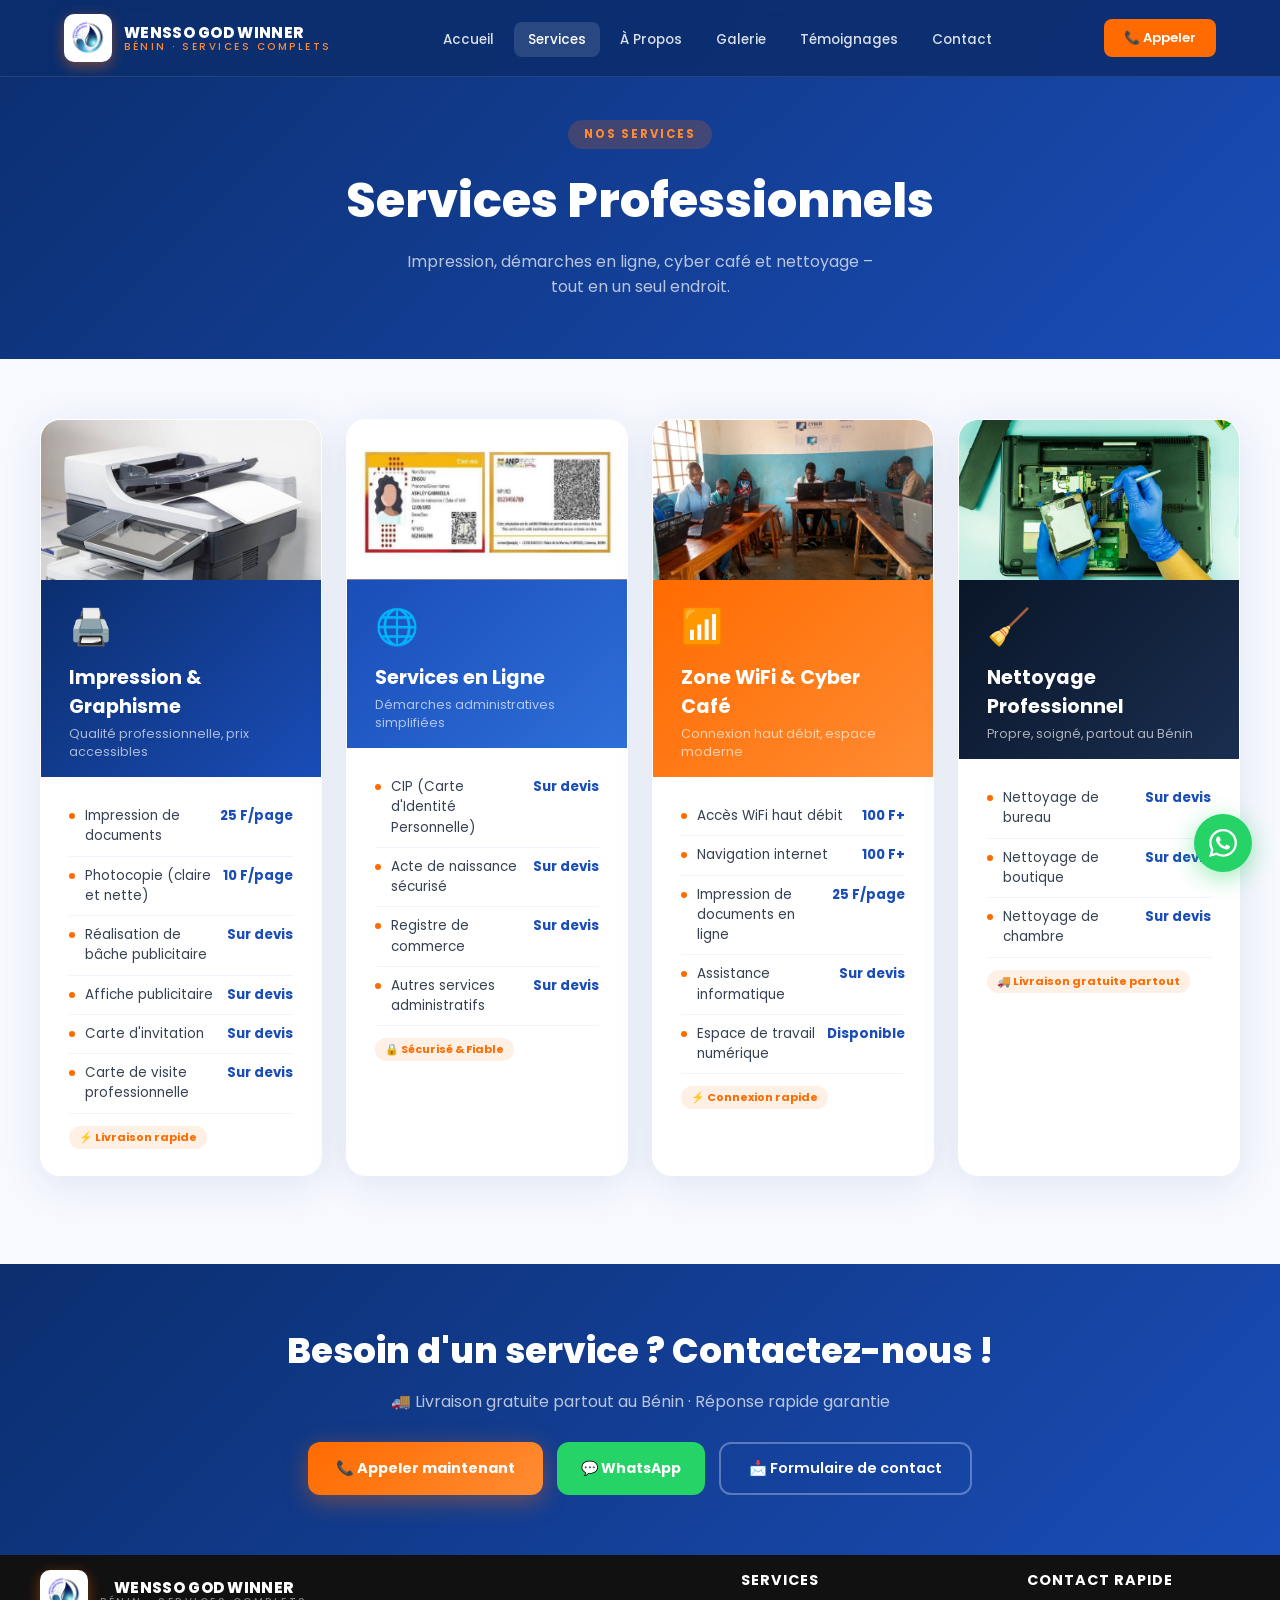
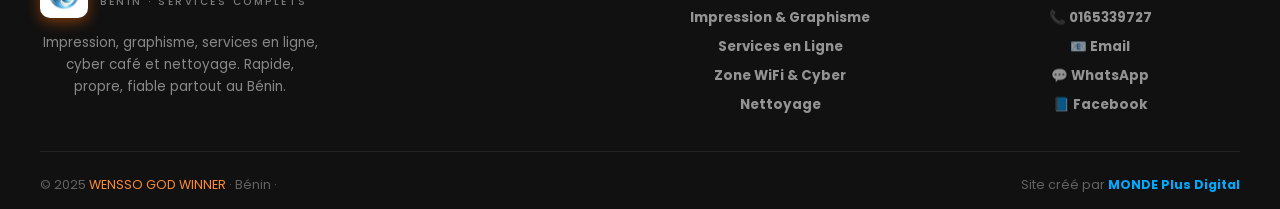
<file: services.html>
<!DOCTYPE html>
<html lang="fr">
<head>
<meta charset="UTF-8">
<meta name="viewport" content="width=device-width, initial-scale=1.0">
<title>Services – WENSSO GOD WINNER</title>
<link rel="stylesheet" href="style.css">
<style>
#services-page{background:var(--off-white);padding:60px 24px 88px}
.services-grid{display:grid;grid-template-columns:repeat(auto-fit,minmax(280px,1fr));gap:24px}
.service-cat{background:#fff;border-radius:20px;overflow:hidden;box-shadow:var(--shadow);transition:.3s;border:1.5px solid transparent}
.service-cat:hover{transform:translateY(-6px);box-shadow:0 20px 60px rgba(11,46,110,.15);border-color:rgba(46,111,217,.15)}
.sc-img{width:100%;height:160px;object-fit:cover;display:block}
.sc-header{padding:20px 28px 16px}
.sc-icon{font-size:2.2rem;margin-bottom:10px;display:block}
.sc-title{font-family:'Poppins',sans-serif;font-weight:700;font-size:1.2rem;color:#fff;margin-bottom:4px}
.sc-sub{color:rgba(255,255,255,.65);font-size:12.5px}
.sc-body{padding:20px 28px 26px}
.sc-item{display:flex;align-items:flex-start;gap:10px;padding:9px 0;border-bottom:1px solid #F0F4FF}
.sc-item:last-child{border-bottom:none}
.sc-dot{width:6px;height:6px;min-width:6px;background:var(--orange);border-radius:50%;margin-top:7px}
.sc-text{font-size:13.5px;color:#374151;line-height:1.5;flex:1}
.sc-price{font-weight:700;color:var(--blue-mid);font-size:13.5px;white-space:nowrap}
.sc-badge{display:inline-block;background:rgba(255,107,0,.1);color:var(--orange);font-size:11px;font-weight:700;padding:3px 10px;border-radius:20px;margin-top:12px}
.cta-strip{background:linear-gradient(135deg,var(--blue),var(--blue-mid));padding:60px 24px;text-align:center;color:#fff}
.cta-strip h2{font-family:'Poppins',sans-serif;font-weight:800;font-size:clamp(1.5rem,4vw,2.2rem);margin-bottom:12px}
.cta-strip p{color:rgba(255,255,255,.7);margin-bottom:28px}
.cta-btns{display:flex;justify-content:center;flex-wrap:wrap;gap:14px}
</style>
</head>
<body>

<nav>
  <div class="nav-inner">
    <a href="index.html" class="logo-wrap">
      <img src="logo.jpg" alt="WGW Logo" class="logo-mark-img">
      <div class="logo-text">WENSSO GOD WINNER<span>Bénin · Services Complets</span></div>
    </a>
    <ul class="nav-links">
      <li><a href="index.html">Accueil</a></li>
      <li><a href="services.html" class="active">Services</a></li>
      <li><a href="apropos.html">À Propos</a></li>
      <li><a href="galerie.html">Galerie</a></li>
      <li><a href="temoignages.html">Témoignages</a></li>
      <li><a href="contact.html">Contact</a></li>
    </ul>
    <a href="tel:+22965339727" class="nav-cta">📞 Appeler</a>
    <div class="burger" onclick="toggleMenu()"><span></span><span></span><span></span></div>
  </div>
</nav>
<div class="mobile-menu" id="mobileMenu">
  <a href="index.html" onclick="closeMenu()">🏠 Accueil</a>
  <a href="services.html" onclick="closeMenu()">🛠️ Services</a>
  <a href="apropos.html" onclick="closeMenu()">ℹ️ À Propos</a>
  <a href="galerie.html" onclick="closeMenu()">🖼️ Galerie</a>
  <a href="temoignages.html" onclick="closeMenu()">⭐ Témoignages</a>
  <a href="contact.html" onclick="closeMenu()">📩 Contact</a>
  <a href="tel:+22965339727" style="background:var(--orange);margin-top:8px;font-weight:700">📞 Appeler</a>
  <a href="https://wa.me/22965339727" target="_blank" style="background:#25D366;font-weight:700">💬 WhatsApp</a>
</div>

<div class="page-hero">
  <div class="section-tag">Nos Services</div>
  <h1>Services Professionnels</h1>
  <p>Impression, démarches en ligne, cyber café et nettoyage – tout en un seul endroit.</p>
</div>

<section id="services-page">
  <div class="inner">
    <div class="services-grid">

      <!-- Impression & Graphisme -->
      <div class="service-cat reveal">
        <img src="imp_1.jpeg" alt="Impression & Graphisme" class="sc-img">
        <div class="sc-header" style="background:linear-gradient(135deg,var(--blue),var(--blue-mid))">
          <span class="sc-icon">🖨️</span>
          <div class="sc-title">Impression & Graphisme</div>
          <div class="sc-sub">Qualité professionnelle, prix accessibles</div>
        </div>
        <div class="sc-body">
          <div class="sc-item"><div class="sc-dot"></div><div class="sc-text">Impression de documents</div><div class="sc-price">25 F/page</div></div>
          <div class="sc-item"><div class="sc-dot"></div><div class="sc-text">Photocopie (claire et nette)</div><div class="sc-price">10 F/page</div></div>
          <div class="sc-item"><div class="sc-dot"></div><div class="sc-text">Réalisation de bâche publicitaire</div><div class="sc-price">Sur devis</div></div>
          <div class="sc-item"><div class="sc-dot"></div><div class="sc-text">Affiche publicitaire</div><div class="sc-price">Sur devis</div></div>
          <div class="sc-item"><div class="sc-dot"></div><div class="sc-text">Carte d'invitation</div><div class="sc-price">Sur devis</div></div>
          <div class="sc-item"><div class="sc-dot"></div><div class="sc-text">Carte de visite professionnelle</div><div class="sc-price">Sur devis</div></div>
          <span class="sc-badge">⚡ Livraison rapide</span>
        </div>
      </div>

      <!-- Services en ligne -->
      <div class="service-cat reveal">
        <img src="cip_1.jpeg" alt="Services en Ligne" class="sc-img">
        <div class="sc-header" style="background:linear-gradient(135deg,#1A4DB8,#2E6FD9)">
          <span class="sc-icon">🌐</span>
          <div class="sc-title">Services en Ligne</div>
          <div class="sc-sub">Démarches administratives simplifiées</div>
        </div>
        <div class="sc-body">
          <div class="sc-item"><div class="sc-dot"></div><div class="sc-text">CIP (Carte d'Identité Personnelle)</div><div class="sc-price">Sur devis</div></div>
          <div class="sc-item"><div class="sc-dot"></div><div class="sc-text">Acte de naissance sécurisé</div><div class="sc-price">Sur devis</div></div>
          <div class="sc-item"><div class="sc-dot"></div><div class="sc-text">Registre de commerce</div><div class="sc-price">Sur devis</div></div>
          <div class="sc-item"><div class="sc-dot"></div><div class="sc-text">Autres services administratifs</div><div class="sc-price">Sur devis</div></div>
          <span class="sc-badge">🔒 Sécurisé & Fiable</span>
        </div>
      </div>

      <!-- WiFi & Cyber -->
      <div class="service-cat reveal">
        <img src="serv_2.png" alt="WiFi & Cyber Café" class="sc-img">
        <div class="sc-header" style="background:linear-gradient(135deg,var(--orange),var(--orange-light))">
          <span class="sc-icon">📶</span>
          <div class="sc-title">Zone WiFi & Cyber Café</div>
          <div class="sc-sub">Connexion haut débit, espace moderne</div>
        </div>
        <div class="sc-body">
          <div class="sc-item"><div class="sc-dot"></div><div class="sc-text">Accès WiFi haut débit</div><div class="sc-price">100 F+</div></div>
          <div class="sc-item"><div class="sc-dot"></div><div class="sc-text">Navigation internet</div><div class="sc-price">100 F+</div></div>
          <div class="sc-item"><div class="sc-dot"></div><div class="sc-text">Impression de documents en ligne</div><div class="sc-price">25 F/page</div></div>
          <div class="sc-item"><div class="sc-dot"></div><div class="sc-text">Assistance informatique</div><div class="sc-price">Sur devis</div></div>
          <div class="sc-item"><div class="sc-dot"></div><div class="sc-text">Espace de travail numérique</div><div class="sc-price">Disponible</div></div>
          <span class="sc-badge">⚡ Connexion rapide</span>
        </div>
      </div>

      <!-- Nettoyage -->
      <div class="service-cat reveal">
        <img src="net_1.jpg" alt="Nettoyage Professionnel" class="sc-img">
        <div class="sc-header" style="background:linear-gradient(135deg,#0A1628,#1A2E50)">
          <span class="sc-icon">🧹</span>
          <div class="sc-title">Nettoyage Professionnel</div>
          <div class="sc-sub">Propre, soigné, partout au Bénin</div>
        </div>
        <div class="sc-body">
          <div class="sc-item"><div class="sc-dot"></div><div class="sc-text">Nettoyage de bureau</div><div class="sc-price">Sur devis</div></div>
          <div class="sc-item"><div class="sc-dot"></div><div class="sc-text">Nettoyage de boutique</div><div class="sc-price">Sur devis</div></div>
          <div class="sc-item"><div class="sc-dot"></div><div class="sc-text">Nettoyage de chambre</div><div class="sc-price">Sur devis</div></div>
          <span class="sc-badge">🚚 Livraison gratuite partout</span>
        </div>
      </div>

    </div>
  </div>
</section>

<!-- CTA -->
<div class="cta-strip">
  <h2>Besoin d'un service ? Contactez-nous !</h2>
  <p>🚚 Livraison gratuite partout au Bénin · Réponse rapide garantie</p>
  <div class="cta-btns">
    <a href="tel:+22965339727" class="btn-primary">📞 Appeler maintenant</a>
    <a href="https://wa.me/22965339727" target="_blank" class="btn-wa">💬 WhatsApp</a>
    <a href="contact.html" class="btn-outline">📩 Formulaire de contact</a>
  </div>
</div>

<footer>
  <div class="footer-inner">
    <div>
      <a href="index.html" class="logo-wrap">
        <img src="logo.jpg" alt="WGW Logo" class="logo-mark-img">
        <div class="logo-text" style="color:#fff">WENSSO GOD WINNER<span style="color:rgba(255,255,255,.45)">Bénin · Services Complets</span></div>
      </a>
      <p class="footer-desc">Impression, graphisme, services en ligne, cyber café et nettoyage. Rapide, propre, fiable partout au Bénin.</p>
    </div>
    <div class="footer-col"><h4>Services</h4><ul>
      <li><a href="services.html">Impression & Graphisme</a></li>
      <li><a href="services.html">Services en Ligne</a></li>
      <li><a href="services.html">Zone WiFi & Cyber</a></li>
      <li><a href="services.html">Nettoyage</a></li>
    </ul></div>
    <div class="footer-col"><h4>Contact Rapide</h4><ul>
      <li><a href="tel:+22965339727">📞 0165339727</a></li>
      <li><a href="mailto:ahononwenceslas@gmail.com">📧 Email</a></li>
      <li><a href="https://wa.me/22965339727" target="_blank">💬 WhatsApp</a></li>
      <li><a href="https://www.facebook.com/profile.php?id=100086452178644" target="_blank">📘 Facebook</a></li>
    </ul></div>
  </div>
  <div class="footer-bottom">
  <p>© 2025 <span>WENSSO GOD WINNER</span> · Bénin · </p>
    <p> Site créé par 
    <a href="https://mondevirgile.github.io/virgile/" target="_blank">
      MONDE Plus Digital
    </a></p>
  </div>
</footer>

<a href="https://wa.me/22965339727" class="wa-float" target="_blank" aria-label="WhatsApp">
  <div class="wa-float-tooltip">Écrire sur WhatsApp</div>
  <svg viewBox="0 0 24 24"><path d="M17.472 14.382c-.297-.149-1.758-.867-2.03-.967-.273-.099-.471-.148-.67.15-.197.297-.767.966-.94 1.164-.173.199-.347.223-.644.075-.297-.15-1.255-.463-2.39-1.475-.883-.788-1.48-1.761-1.653-2.059-.173-.297-.018-.458.13-.606.134-.133.298-.347.446-.52.149-.174.198-.298.298-.497.099-.198.05-.371-.025-.52-.075-.149-.669-1.612-.916-2.207-.242-.579-.487-.5-.669-.51-.173-.008-.371-.01-.57-.01-.198 0-.52.074-.792.372-.272.297-1.04 1.016-1.04 2.479 0 1.462 1.065 2.875 1.213 3.074.149.198 2.096 3.2 5.077 4.487.709.306 1.262.489 1.694.625.712.227 1.36.195 1.871.118.571-.085 1.758-.719 2.006-1.413.248-.694.248-1.289.173-1.413-.074-.124-.272-.198-.57-.347m-5.421 7.403h-.004a9.87 9.87 0 01-5.031-1.378l-.361-.214-3.741.982.998-3.648-.235-.374a9.86 9.86 0 01-1.51-5.26c.001-5.45 4.436-9.884 9.888-9.884 2.64 0 5.122 1.03 6.988 2.898a9.825 9.825 0 012.893 6.994c-.003 5.45-4.437 9.884-9.885 9.884m8.413-18.297A11.815 11.815 0 0012.05 0C5.495 0 .16 5.335.157 11.892c0 2.096.547 4.142 1.588 5.945L.057 24l6.305-1.654a11.882 11.882 0 005.683 1.448h.005c6.554 0 11.89-5.335 11.893-11.893a11.821 11.821 0 00-3.48-8.413z"/></svg>
</a>
<script src="main.js"></script>
</body>
</html>
</file>
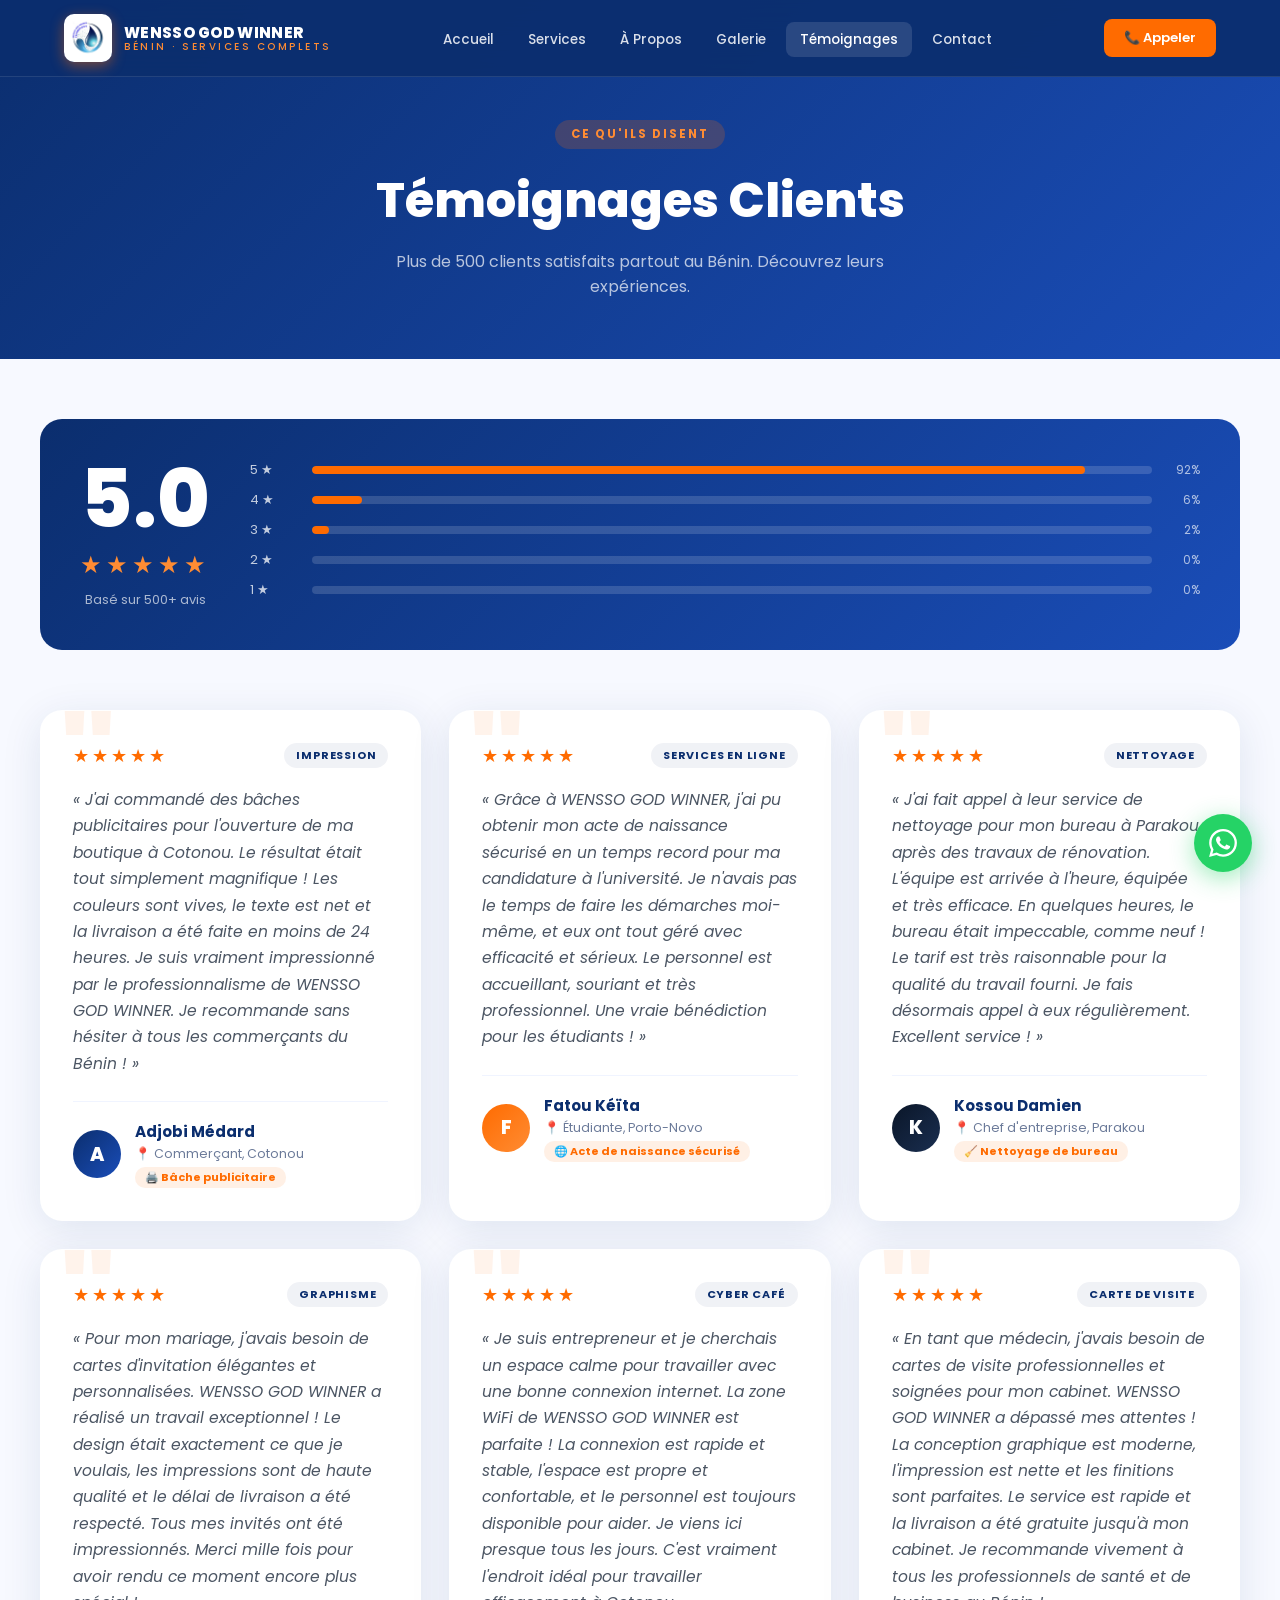
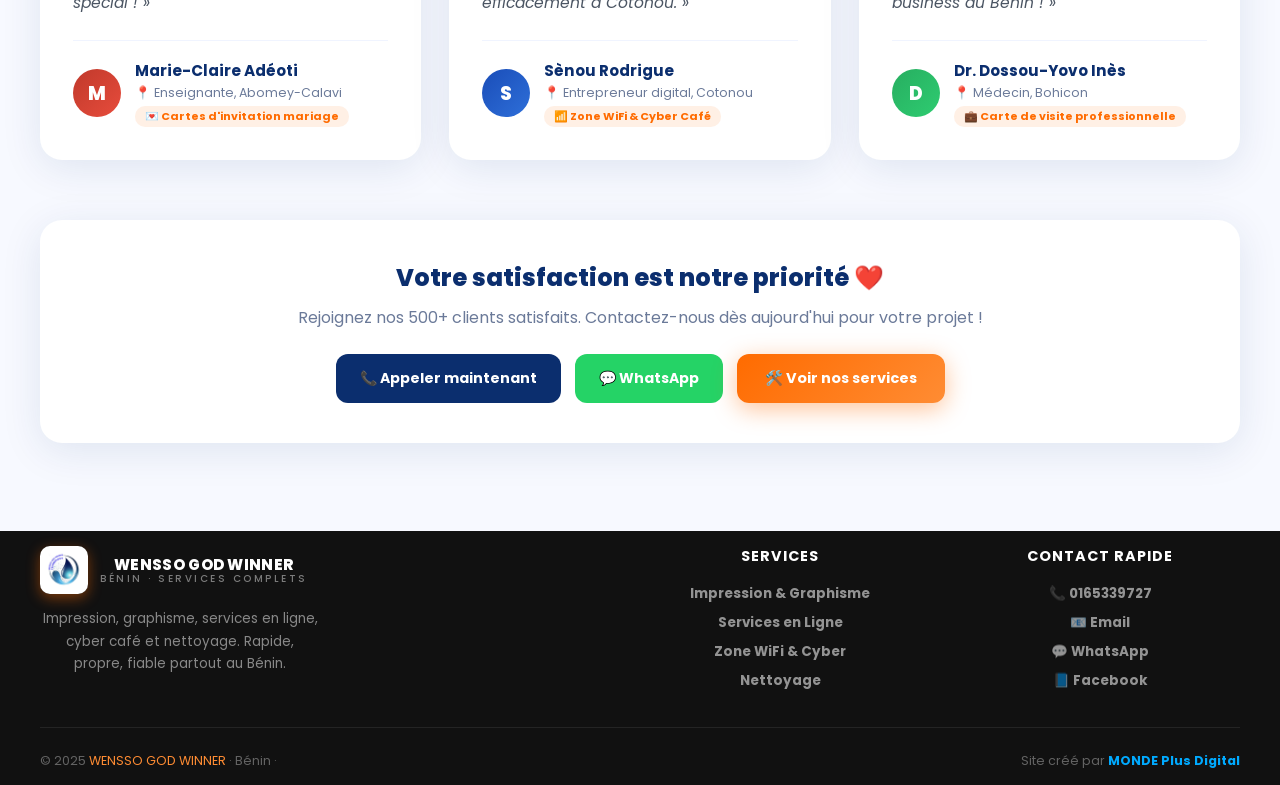
<file: temoignages.html>
<!DOCTYPE html>
<html lang="fr">
<head>
<meta charset="UTF-8">
<meta name="viewport" content="width=device-width, initial-scale=1.0">
<title>Témoignages – WENSSO GOD WINNER</title>
<link rel="stylesheet" href="style.css">
<style>
#testi-page{background:var(--off-white);padding:60px 24px 88px}
.testi-big-grid{display:grid;grid-template-columns:repeat(auto-fit,minmax(320px,1fr));gap:28px}
.testi-big-card{background:#fff;border-radius:22px;padding:32px;box-shadow:var(--shadow);transition:.3s;border:1.5px solid transparent;position:relative;overflow:hidden}
.testi-big-card::before{content:'"';position:absolute;top:-10px;left:18px;font-size:8rem;color:rgba(255,107,0,.08);font-family:'Poppins',sans-serif;font-weight:800;line-height:1;pointer-events:none}
.testi-big-card:hover{transform:translateY(-5px);box-shadow:0 24px 60px rgba(11,46,110,.14);border-color:rgba(255,107,0,.2)}
.tbc-top{display:flex;justify-content:space-between;align-items:flex-start;margin-bottom:18px}
.tbc-stars{color:var(--orange);font-size:1.1rem;letter-spacing:3px}
.tbc-badge{background:rgba(11,46,110,.06);color:var(--blue);font-size:11px;font-weight:700;padding:4px 12px;border-radius:20px;text-transform:uppercase;letter-spacing:.8px}
.tbc-text{color:#4B5563;font-size:.97rem;line-height:1.7;font-style:italic;margin-bottom:24px;position:relative;z-index:1}
.tbc-author{display:flex;align-items:center;gap:14px;padding-top:18px;border-top:1px solid #F0F4FF}
.tbc-avatar{width:48px;height:48px;border-radius:50%;display:flex;align-items:center;justify-content:center;font-family:'Poppins',sans-serif;font-weight:800;color:#fff;font-size:1.2rem;flex-shrink:0}
.tbc-name{font-family:'Poppins',sans-serif;font-weight:700;color:var(--blue);font-size:.95rem}
.tbc-role{font-size:12.5px;color:var(--gray);margin-top:2px}
.tbc-service{display:inline-block;background:rgba(255,107,0,.1);color:var(--orange);font-size:11px;font-weight:700;padding:2px 10px;border-radius:10px;margin-top:4px}

/* Rating summary */
.rating-summary{background:linear-gradient(135deg,var(--blue),var(--blue-mid));border-radius:22px;padding:40px;display:grid;grid-template-columns:auto 1fr;gap:40px;align-items:center;margin-bottom:60px;color:#fff}
.rs-score{text-align:center}
.rs-big{font-family:'Poppins',sans-serif;font-weight:800;font-size:5rem;color:#fff;line-height:1}
.rs-stars{color:var(--orange-light);font-size:1.5rem;letter-spacing:4px;margin:8px 0}
.rs-count{color:rgba(255,255,255,.65);font-size:13px}
.rs-bars{flex:1}
.rs-row{display:flex;align-items:center;gap:12px;margin-bottom:10px}
.rs-label{color:rgba(255,255,255,.75);font-size:13px;min-width:50px}
.rs-bar-wrap{flex:1;background:rgba(255,255,255,.15);border-radius:10px;height:8px;overflow:hidden}
.rs-bar{background:var(--orange);height:8px;border-radius:10px}
.rs-pct{color:rgba(255,255,255,.65);font-size:12px;min-width:36px;text-align:right}

/* CTA */
.testi-cta{background:var(--white);border-radius:22px;padding:40px;text-align:center;box-shadow:var(--shadow);margin-top:60px}
.testi-cta h3{font-family:'Poppins',sans-serif;font-weight:800;font-size:1.5rem;color:var(--blue);margin-bottom:10px}
.testi-cta p{color:var(--gray);margin-bottom:24px}
.cta-btns{display:flex;justify-content:center;flex-wrap:wrap;gap:14px}

@media(max-width:700px){
  .rating-summary{grid-template-columns:1fr;gap:24px;text-align:center}
  .rs-row{justify-content:center}
}
</style>
</head>
<body>

<nav>
  <div class="nav-inner">
    <a href="index.html" class="logo-wrap">
      <img src="logo.jpg" alt="WGW Logo" class="logo-mark-img">
      <div class="logo-text">WENSSO GOD WINNER<span>Bénin · Services Complets</span></div>
    </a>
    <ul class="nav-links">
      <li><a href="index.html">Accueil</a></li>
      <li><a href="services.html">Services</a></li>
      <li><a href="apropos.html">À Propos</a></li>
      <li><a href="galerie.html">Galerie</a></li>
      <li><a href="temoignages.html" class="active">Témoignages</a></li>
      <li><a href="contact.html">Contact</a></li>
    </ul>
    <a href="tel:+22965339727" class="nav-cta">📞 Appeler</a>
    <div class="burger" onclick="toggleMenu()"><span></span><span></span><span></span></div>
  </div>
</nav>
<div class="mobile-menu" id="mobileMenu">
  <a href="index.html" onclick="closeMenu()">🏠 Accueil</a>
  <a href="services.html" onclick="closeMenu()">🛠️ Services</a>
  <a href="apropos.html" onclick="closeMenu()">ℹ️ À Propos</a>
  <a href="galerie.html" onclick="closeMenu()">🖼️ Galerie</a>
  <a href="temoignages.html" onclick="closeMenu()">⭐ Témoignages</a>
  <a href="contact.html" onclick="closeMenu()">📩 Contact</a>
  <a href="tel:+22965339727" style="background:var(--orange);margin-top:8px;font-weight:700">📞 Appeler</a>
  <a href="https://wa.me/22965339727" target="_blank" style="background:#25D366;font-weight:700">💬 WhatsApp</a>
</div>

<div class="page-hero" style="background:linear-gradient(135deg,var(--blue),var(--blue-mid))">
  <div class="section-tag" style="background:rgba(255,107,0,.2);color:var(--orange-light)">Ce qu'ils disent</div>
  <h1 style="color:#fff">Témoignages Clients</h1>
  <p style="color:rgba(255,255,255,.7)">Plus de 500 clients satisfaits partout au Bénin. Découvrez leurs expériences.</p>
</div>

<section id="testi-page">
  <div class="inner">

    <!-- Rating Summary -->
    <div class="rating-summary reveal">
      <div class="rs-score">
        <div class="rs-big">5.0</div>
        <div class="rs-stars">★★★★★</div>
        <div class="rs-count">Basé sur 500+ avis</div>
      </div>
      <div class="rs-bars">
        <div class="rs-row"><span class="rs-label">5 ★</span><div class="rs-bar-wrap"><div class="rs-bar" style="width:92%"></div></div><span class="rs-pct">92%</span></div>
        <div class="rs-row"><span class="rs-label">4 ★</span><div class="rs-bar-wrap"><div class="rs-bar" style="width:6%"></div></div><span class="rs-pct">6%</span></div>
        <div class="rs-row"><span class="rs-label">3 ★</span><div class="rs-bar-wrap"><div class="rs-bar" style="width:2%"></div></div><span class="rs-pct">2%</span></div>
        <div class="rs-row"><span class="rs-label">2 ★</span><div class="rs-bar-wrap"><div class="rs-bar" style="width:0%"></div></div><span class="rs-pct">0%</span></div>
        <div class="rs-row"><span class="rs-label">1 ★</span><div class="rs-bar-wrap"><div class="rs-bar" style="width:0%"></div></div><span class="rs-pct">0%</span></div>
      </div>
    </div>

    <!-- 6 TÉMOIGNAGES COMPLETS -->
    <div class="testi-big-grid">

      <!-- 1 -->
      <div class="testi-big-card reveal">
        <div class="tbc-top">
          <div class="tbc-stars">★★★★★</div>
          <div class="tbc-badge">Impression</div>
        </div>
        <p class="tbc-text">« J'ai commandé des bâches publicitaires pour l'ouverture de ma boutique à Cotonou. Le résultat était tout simplement magnifique ! Les couleurs sont vives, le texte est net et la livraison a été faite en moins de 24 heures. Je suis vraiment impressionné par le professionnalisme de WENSSO GOD WINNER. Je recommande sans hésiter à tous les commerçants du Bénin ! »</p>
        <div class="tbc-author">
          <div class="tbc-avatar" style="background:linear-gradient(135deg,#0B2E6E,#1A4DB8)">A</div>
          <div>
            <div class="tbc-name">Adjobi Médard</div>
            <div class="tbc-role">📍 Commerçant, Cotonou</div>
            <div class="tbc-service">🖨️ Bâche publicitaire</div>
          </div>
        </div>
      </div>

      <!-- 2 -->
      <div class="testi-big-card reveal">
        <div class="tbc-top">
          <div class="tbc-stars">★★★★★</div>
          <div class="tbc-badge">Services en ligne</div>
        </div>
        <p class="tbc-text">« Grâce à WENSSO GOD WINNER, j'ai pu obtenir mon acte de naissance sécurisé en un temps record pour ma candidature à l'université. Je n'avais pas le temps de faire les démarches moi-même, et eux ont tout géré avec efficacité et sérieux. Le personnel est accueillant, souriant et très professionnel. Une vraie bénédiction pour les étudiants ! »</p>
        <div class="tbc-author">
          <div class="tbc-avatar" style="background:linear-gradient(135deg,#FF6B00,#FF8C33)">F</div>
          <div>
            <div class="tbc-name">Fatou Kéïta</div>
            <div class="tbc-role">📍 Étudiante, Porto-Novo</div>
            <div class="tbc-service">🌐 Acte de naissance sécurisé</div>
          </div>
        </div>
      </div>

      <!-- 3 -->
      <div class="testi-big-card reveal">
        <div class="tbc-top">
          <div class="tbc-stars">★★★★★</div>
          <div class="tbc-badge">Nettoyage</div>
        </div>
        <p class="tbc-text">« J'ai fait appel à leur service de nettoyage pour mon bureau à Parakou après des travaux de rénovation. L'équipe est arrivée à l'heure, équipée et très efficace. En quelques heures, le bureau était impeccable, comme neuf ! Le tarif est très raisonnable pour la qualité du travail fourni. Je fais désormais appel à eux régulièrement. Excellent service ! »</p>
        <div class="tbc-author">
          <div class="tbc-avatar" style="background:linear-gradient(135deg,#0A1628,#1A2E50)">K</div>
          <div>
            <div class="tbc-name">Kossou Damien</div>
            <div class="tbc-role">📍 Chef d'entreprise, Parakou</div>
            <div class="tbc-service">🧹 Nettoyage de bureau</div>
          </div>
        </div>
      </div>

      <!-- 4 -->
      <div class="testi-big-card reveal">
        <div class="tbc-top">
          <div class="tbc-stars">★★★★★</div>
          <div class="tbc-badge">Graphisme</div>
        </div>
        <p class="tbc-text">« Pour mon mariage, j'avais besoin de cartes d'invitation élégantes et personnalisées. WENSSO GOD WINNER a réalisé un travail exceptionnel ! Le design était exactement ce que je voulais, les impressions sont de haute qualité et le délai de livraison a été respecté. Tous mes invités ont été impressionnés. Merci mille fois pour avoir rendu ce moment encore plus spécial ! »</p>
        <div class="tbc-author">
          <div class="tbc-avatar" style="background:linear-gradient(135deg,#C0392B,#E74C3C)">M</div>
          <div>
            <div class="tbc-name">Marie-Claire Adéoti</div>
            <div class="tbc-role">📍 Enseignante, Abomey-Calavi</div>
            <div class="tbc-service">💌 Cartes d'invitation mariage</div>
          </div>
        </div>
      </div>

      <!-- 5 -->
      <div class="testi-big-card reveal">
        <div class="tbc-top">
          <div class="tbc-stars">★★★★★</div>
          <div class="tbc-badge">Cyber Café</div>
        </div>
        <p class="tbc-text">« Je suis entrepreneur et je cherchais un espace calme pour travailler avec une bonne connexion internet. La zone WiFi de WENSSO GOD WINNER est parfaite ! La connexion est rapide et stable, l'espace est propre et confortable, et le personnel est toujours disponible pour aider. Je viens ici presque tous les jours. C'est vraiment l'endroit idéal pour travailler efficacement à Cotonou. »</p>
        <div class="tbc-author">
          <div class="tbc-avatar" style="background:linear-gradient(135deg,#1A4DB8,#2E6FD9)">S</div>
          <div>
            <div class="tbc-name">Sènou Rodrigue</div>
            <div class="tbc-role">📍 Entrepreneur digital, Cotonou</div>
            <div class="tbc-service">📶 Zone WiFi & Cyber Café</div>
          </div>
        </div>
      </div>

      <!-- 6 -->
      <div class="testi-big-card reveal">
        <div class="tbc-top">
          <div class="tbc-stars">★★★★★</div>
          <div class="tbc-badge">Carte de visite</div>
        </div>
        <p class="tbc-text">« En tant que médecin, j'avais besoin de cartes de visite professionnelles et soignées pour mon cabinet. WENSSO GOD WINNER a dépassé mes attentes ! La conception graphique est moderne, l'impression est nette et les finitions sont parfaites. Le service est rapide et la livraison a été gratuite jusqu'à mon cabinet. Je recommande vivement à tous les professionnels de santé et de business au Bénin ! »</p>
        <div class="tbc-author">
          <div class="tbc-avatar" style="background:linear-gradient(135deg,#27AE60,#2ECC71)">D</div>
          <div>
            <div class="tbc-name">Dr. Dossou-Yovo Inès</div>
            <div class="tbc-role">📍 Médecin, Bohicon</div>
            <div class="tbc-service">💼 Carte de visite professionnelle</div>
          </div>
        </div>
      </div>

    </div>

    <!-- CTA -->
    <div class="testi-cta reveal">
      <h3>Votre satisfaction est notre priorité ❤️</h3>
      <p>Rejoignez nos 500+ clients satisfaits. Contactez-nous dès aujourd'hui pour votre projet !</p>
      <div class="cta-btns">
        <a href="tel:+22965339727" class="btn-call">📞 Appeler maintenant</a>
        <a href="https://wa.me/22965339727" target="_blank" class="btn-wa">💬 WhatsApp</a>
        <a href="services.html" class="btn-primary">🛠️ Voir nos services</a>
      </div>
    </div>

  </div>
</section>

<footer>
  <div class="footer-inner">
    <div>
      <a href="index.html" class="logo-wrap">
        <img src="logo.jpg" alt="WGW Logo" class="logo-mark-img">
        <div class="logo-text" style="color:#fff">WENSSO GOD WINNER<span style="color:rgba(255,255,255,.45)">Bénin · Services Complets</span></div>
      </a>
      <p class="footer-desc">Impression, graphisme, services en ligne, cyber café et nettoyage. Rapide, propre, fiable partout au Bénin.</p>
    </div>
    <div class="footer-col"><h4>Services</h4><ul>
      <li><a href="services.html">Impression & Graphisme</a></li>
      <li><a href="services.html">Services en Ligne</a></li>
      <li><a href="services.html">Zone WiFi & Cyber</a></li>
      <li><a href="services.html">Nettoyage</a></li>
    </ul></div>
    <div class="footer-col"><h4>Contact Rapide</h4><ul>
      <li><a href="tel:+22965339727">📞 0165339727</a></li>
      <li><a href="mailto:ahononwenceslas@gmail.com">📧 Email</a></li>
      <li><a href="https://wa.me/22965339727" target="_blank">💬 WhatsApp</a></li>
      <li><a href="https://www.facebook.com/profile.php?id=100086452178644" target="_blank">📘 Facebook</a></li>
    </ul></div>
  </div>
  <div class="footer-bottom">
    <p>© 2025 <span>WENSSO GOD WINNER</span> · Bénin · </p>
    <p> Site créé par 
    <a href="contact.html" target="_blank">
      MONDE Plus Digital
    </a></p>
  </div>
</footer>

<a href="https://wa.me/22965339727" class="wa-float" target="_blank" aria-label="WhatsApp">
  <div class="wa-float-tooltip">Écrire sur WhatsApp</div>
  <svg viewBox="0 0 24 24"><path d="M17.472 14.382c-.297-.149-1.758-.867-2.03-.967-.273-.099-.471-.148-.67.15-.197.297-.767.966-.94 1.164-.173.199-.347.223-.644.075-.297-.15-1.255-.463-2.39-1.475-.883-.788-1.48-1.761-1.653-2.059-.173-.297-.018-.458.13-.606.134-.133.298-.347.446-.52.149-.174.198-.298.298-.497.099-.198.05-.371-.025-.52-.075-.149-.669-1.612-.916-2.207-.242-.579-.487-.5-.669-.51-.173-.008-.371-.01-.57-.01-.198 0-.52.074-.792.372-.272.297-1.04 1.016-1.04 2.479 0 1.462 1.065 2.875 1.213 3.074.149.198 2.096 3.2 5.077 4.487.709.306 1.262.489 1.694.625.712.227 1.36.195 1.871.118.571-.085 1.758-.719 2.006-1.413.248-.694.248-1.289.173-1.413-.074-.124-.272-.198-.57-.347m-5.421 7.403h-.004a9.87 9.87 0 01-5.031-1.378l-.361-.214-3.741.982.998-3.648-.235-.374a9.86 9.86 0 01-1.51-5.26c.001-5.45 4.436-9.884 9.888-9.884 2.64 0 5.122 1.03 6.988 2.898a9.825 9.825 0 012.893 6.994c-.003 5.45-4.437 9.884-9.885 9.884m8.413-18.297A11.815 11.815 0 0012.05 0C5.495 0 .16 5.335.157 11.892c0 2.096.547 4.142 1.588 5.945L.057 24l6.305-1.654a11.882 11.882 0 005.683 1.448h.005c6.554 0 11.89-5.335 11.893-11.893a11.821 11.821 0 00-3.48-8.413z"/></svg>
</a>
<script src="main.js"></script>
</body>
</html>
</file>
<file: style.css>
/* ===== WENSSO GOD WINNER – Feuille de style globale ===== */
@import url('https://fonts.googleapis.com/css2?family=Poppins:ital,wght@0,300;0,400;0,500;0,600;0,700;0,800;1,300;1,400&display=swap');

:root{
  --blue:#0B2E6E;
  --blue-mid:#1A4DB8;
  --blue-light:#2E6FD9;
  --orange:#FF6B00;
  --orange-light:#FF8C33;
  --white:#FFFFFF;
  --off-white:#F7F9FF;
  --gray:#6B7A99;
  --dark:#0A1628;
  --shadow:0 8px 40px rgba(11,46,110,.10);
}
*{margin:0;padding:0;box-sizing:border-box}
html{scroll-behavior:smooth}
body{font-family:'Poppins',sans-serif;background:var(--off-white);color:var(--dark);overflow-x:hidden}

/* ─── NAV ─── */
nav{position:fixed;top:0;left:0;width:100%;z-index:1000;backdrop-filter:blur(18px);background:rgba(11,46,110,.92);border-bottom:1.5px solid rgba(255,255,255,.10);transition:.3s}
.nav-inner{max-width:1200px;margin:auto;display:flex;align-items:center;justify-content:space-between;padding:14px 24px}
.logo-wrap{display:flex;align-items:center;gap:12px;text-decoration:none}
.logo-mark-img{width:48px;height:48px;border-radius:10px;object-fit:cover;object-position:center;box-shadow:0 4px 14px rgba(255,107,0,.45);flex-shrink:0}
.logo-text{font-family:'Poppins',sans-serif;font-weight:800;font-size:15px;color:#fff;line-height:1.15;letter-spacing:.3px}
.logo-text span{color:var(--orange-light);display:block;font-size:10px;font-weight:500;letter-spacing:2.5px;text-transform:uppercase}
.nav-links{display:flex;gap:6px;list-style:none}
.nav-links a{color:rgba(255,255,255,.85);text-decoration:none;font-size:13.5px;font-weight:500;padding:8px 14px;border-radius:8px;transition:.2s}
.nav-links a:hover,.nav-links a.active{background:rgba(255,255,255,.12);color:#fff}
.nav-cta{background:var(--orange);color:#fff;padding:9px 20px;border-radius:8px;font-weight:600;font-size:13px;text-decoration:none;transition:.2s}
.nav-cta:hover{background:var(--orange-light)}
.burger{display:none;flex-direction:column;gap:5px;cursor:pointer;padding:6px}
.burger span{width:24px;height:2px;background:#fff;border-radius:2px;transition:.3s}
.mobile-menu{display:none;position:fixed;top:72px;left:0;width:100%;background:var(--blue);z-index:999;padding:20px 24px;flex-direction:column;gap:4px}
.mobile-menu a{color:#fff;text-decoration:none;padding:12px 16px;border-radius:8px;font-weight:500;transition:.2s}
.mobile-menu a:hover{background:rgba(255,255,255,.1)}
.mobile-menu.open{display:flex}

/* ─── SECTIONS ─── */
section{padding:88px 24px}
.section-header{text-align:center;margin-bottom:60px}
.section-tag{display:inline-block;background:rgba(255,107,0,.1);color:var(--orange);font-size:11.5px;font-weight:700;letter-spacing:2px;text-transform:uppercase;padding:6px 16px;border-radius:20px;margin-bottom:14px}
.section-title{font-family:'Poppins',sans-serif;font-weight:800;font-size:clamp(1.8rem,4vw,2.6rem);color:var(--blue);line-height:1.2;margin-bottom:14px}
.section-sub{color:var(--gray);font-size:1rem;max-width:560px;margin:0 auto;line-height:1.65}
.inner{max-width:1200px;margin:auto}

/* ─── BOUTONS ─── */
.btn-primary{background:linear-gradient(135deg,var(--orange),var(--orange-light));color:#fff;padding:14px 28px;border-radius:12px;font-weight:700;font-size:14.5px;text-decoration:none;display:inline-flex;align-items:center;gap:8px;transition:.25s;box-shadow:0 6px 24px rgba(255,107,0,.4)}
.btn-primary:hover{transform:translateY(-2px);box-shadow:0 10px 30px rgba(255,107,0,.5)}
.btn-outline{background:transparent;color:#fff;padding:14px 28px;border-radius:12px;font-weight:600;font-size:14.5px;text-decoration:none;display:inline-flex;align-items:center;gap:8px;border:2px solid rgba(255,255,255,.3);transition:.25s}
.btn-outline:hover{background:rgba(255,255,255,.1);border-color:rgba(255,255,255,.6)}
.btn-call{background:var(--blue);color:#fff;padding:13px 24px;border-radius:12px;font-weight:700;font-size:14px;text-decoration:none;display:inline-flex;align-items:center;gap:8px;transition:.25s}
.btn-call:hover{background:var(--blue-light);transform:translateY(-2px)}
.btn-wa{background:#25D366;color:#fff;padding:13px 24px;border-radius:12px;font-weight:700;font-size:14px;text-decoration:none;display:inline-flex;align-items:center;gap:8px;transition:.25s}
.btn-wa:hover{background:#1fb855;transform:translateY(-2px)}

/* ─── FOOTER ─── */
footer{background:var(--dark);color:rgba(255,255,255,.7);padding:48px 24px 28px}
.footer-inner{max-width:1200px;margin:auto;display:grid;grid-template-columns:2fr 1fr 1fr;gap:40px;margin-bottom:36px}
.footer-desc{font-size:13.5px;line-height:1.65;color:rgba(255,255,255,.5);max-width:280px;margin-top:14px}
.footer-col h4{font-family:'Poppins',sans-serif;font-weight:700;color:#fff;font-size:.9rem;margin-bottom:16px;text-transform:uppercase;letter-spacing:1px}
.footer-col ul{list-style:none;display:flex;flex-direction:column;gap:8px}
.footer-col ul a{color:rgba(255,255,255,.55);text-decoration:none;font-size:13.5px;transition:.2s}
.footer-col ul a:hover{color:var(--orange-light)}
.footer-bottom{border-top:1px solid rgba(255,255,255,.08);padding-top:24px;display:flex;justify-content:space-between;align-items:center;flex-wrap:wrap;gap:8px;max-width:1200px;margin:0 auto}
.footer-bottom p{font-size:12.5px;color:rgba(255,255,255,.35)}
.footer-bottom span{color:var(--orange-light)}

/* ─── WHATSAPP FLOTTANT ─── */
.wa-float{position:fixed;bottom:28px;right:28px;z-index:9999;width:58px;height:58px;background:#25D366;border-radius:50%;display:flex;align-items:center;justify-content:center;text-decoration:none;box-shadow:0 6px 24px rgba(37,211,102,.45);animation:waPulse 2.5s infinite;transition:.25s}
.wa-float svg{width:28px;height:28px;fill:#fff}
.wa-float:hover{transform:scale(1.1);background:#1fb855}
@keyframes waPulse{0%,100%{box-shadow:0 6px 24px rgba(37,211,102,.45)}50%{box-shadow:0 6px 36px rgba(37,211,102,.7),0 0 0 10px rgba(37,211,102,.08)}}
.wa-float-tooltip{position:absolute;right:68px;background:var(--dark);color:#fff;padding:7px 14px;border-radius:8px;font-size:12px;font-weight:600;white-space:nowrap;opacity:0;pointer-events:none;transition:.2s}
.wa-float:hover .wa-float-tooltip{opacity:1}

/* ─── PAGE HERO (pages internes) ─── */
.page-hero{background:linear-gradient(135deg,var(--blue),var(--blue-mid));padding:120px 24px 60px;text-align:center}
.page-hero h1{font-family:'Poppins',sans-serif;font-weight:800;font-size:clamp(2rem,5vw,3rem);color:#fff;margin-bottom:12px}
.page-hero p{color:rgba(255,255,255,.7);font-size:1rem;max-width:500px;margin:0 auto}
.page-hero .section-tag{background:rgba(255,107,0,.2);color:var(--orange-light);margin-bottom:16px}

/* ─── ANIMATIONS ─── */
.reveal{opacity:0;transform:translateY(30px);transition:opacity .6s ease,transform .6s ease}
.reveal.visible{opacity:1;transform:translateY(0)}
@keyframes fadeUp{from{opacity:0;transform:translateY(28px)}to{opacity:1;transform:translateY(0)}}
@keyframes fadeRight{from{opacity:0;transform:translateX(28px)}to{opacity:1;transform:translateX(0)}}
@keyframes pulse{0%,100%{transform:scale(1)}50%{transform:scale(1.08)}}
@keyframes blink{0%,100%{opacity:1}50%{opacity:.3}}

/* ─── RESPONSIVE ─── */
@media(max-width:900px){
  .nav-links,.nav-cta{display:none}
  .burger{display:flex}
  .footer-inner{grid-template-columns:1fr}
  .footer-bottom{flex-direction:column;gap:8px;text-align:center}
}
@media(max-width:480px){
  section{padding:60px 16px}
}


/* ─── footer MONDE Plus─── */

footer {
  background: #111;
  color: white;
  text-align: center;
  padding: 15px;
  font-size: 14px;
}

footer a {
  color: #00aaff;
  text-decoration: none;
  font-weight: bold;
}

footer a:hover {
  text-decoration: underline;
}
</file>
